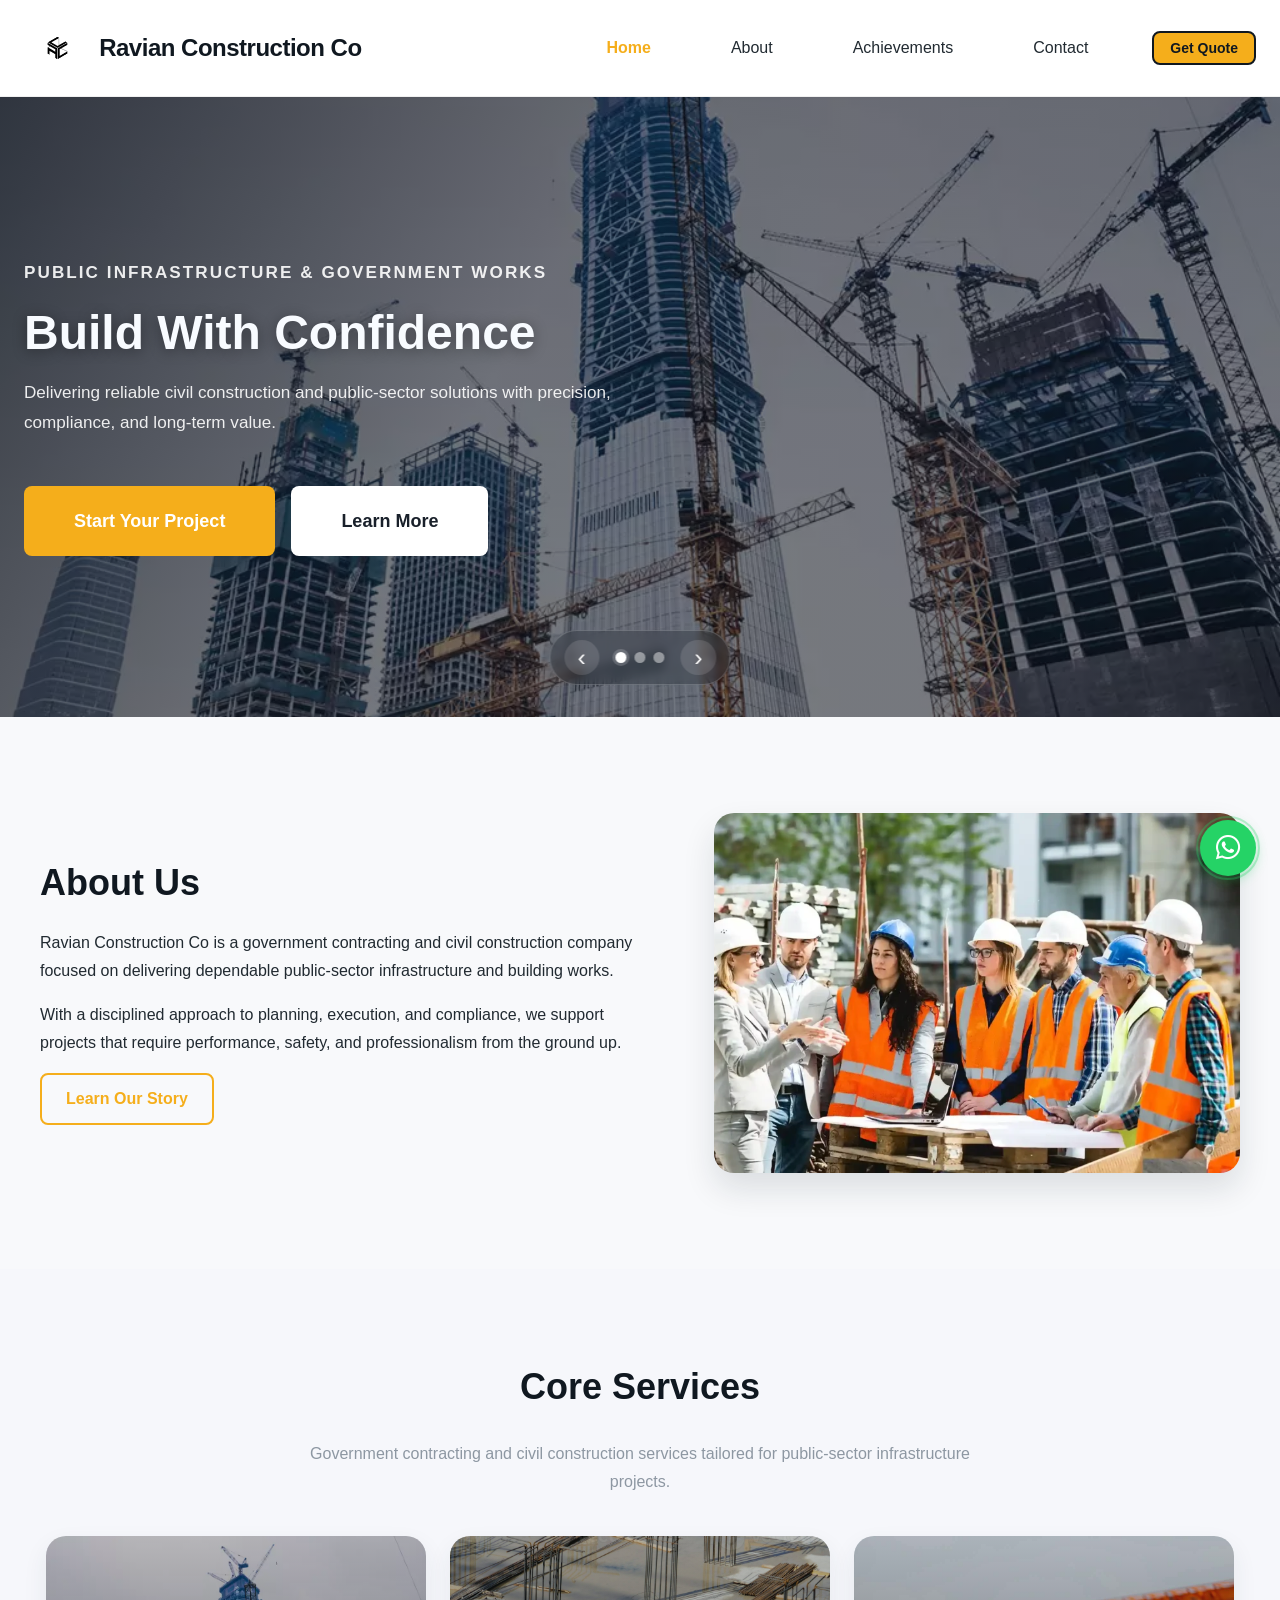
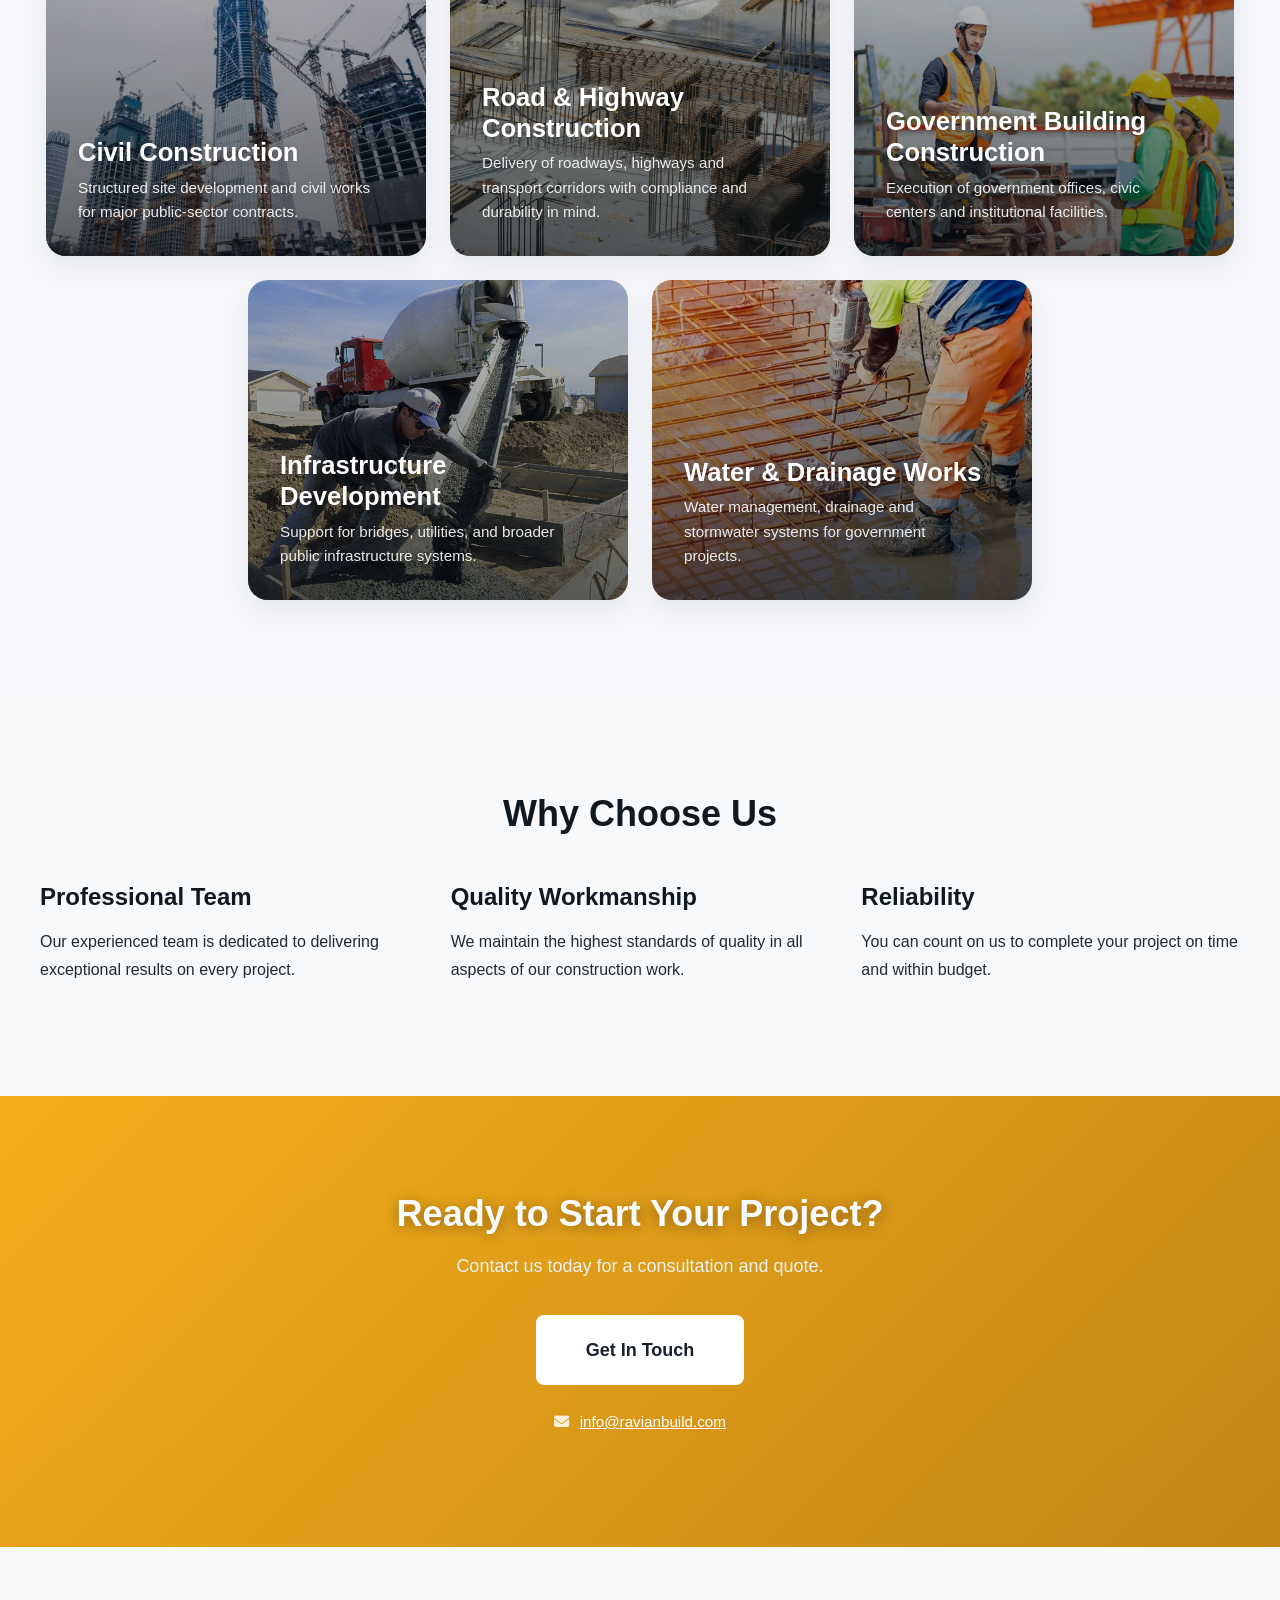
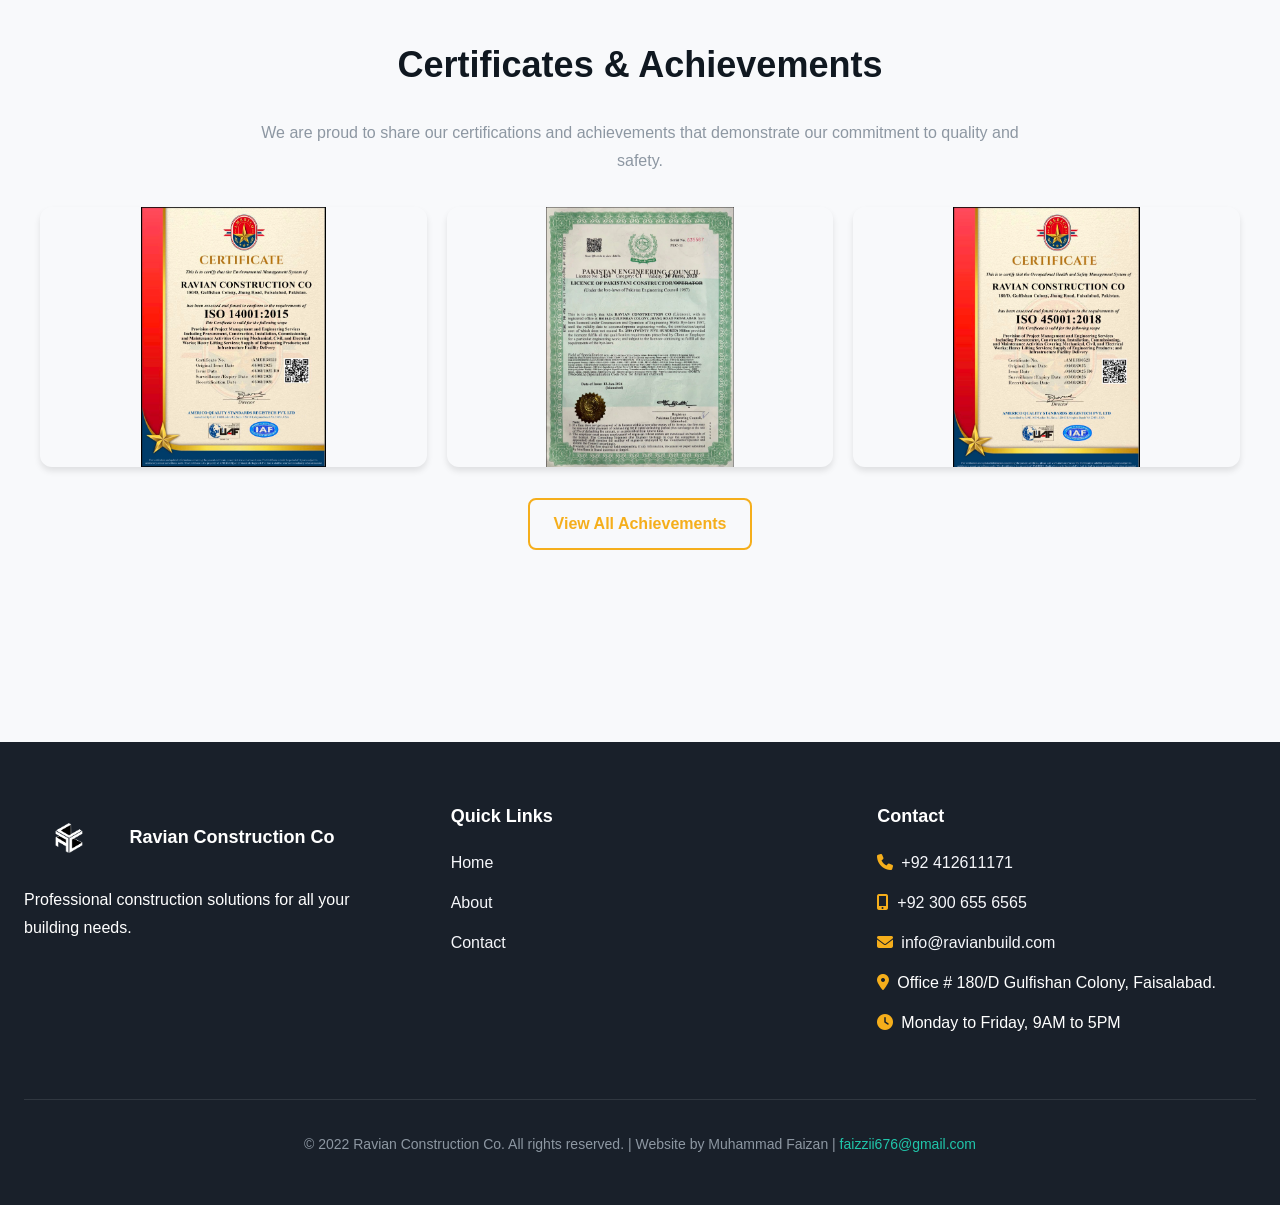
<file: index.html>
<!DOCTYPE html>
<html lang="en">
<head>
  <meta charset="UTF-8">
  <meta name="viewport" content="width=device-width, initial-scale=1.0">
  <meta name="description" content="Professional construction company delivering quality building solutions.">
  <meta name="theme-color" content="#101820">
<link rel="shortcut icon" href="assets/favicon/favicon.ico?v=2" type="image/x-icon">
<link rel="icon" type="image/png" sizes="32x32" href="assets/favicon/favicon-32x32.png?v=2">
<link rel="icon" type="image/png" sizes="16x16" href="assets/favicon/favicon-16x16.png?v=2">
<link rel="apple-touch-icon" sizes="180x180" href="assets/favicon/apple-touch-icon.png?v=2">
  <title>Home | Construction Company</title>

  <!-- Stylesheets -->
  <link rel="stylesheet" href="css/variables.css">
  <link rel="stylesheet" href="css/style.css">
  <link rel="stylesheet" href="css/responsive.css">
  <!-- Font Awesome Icons -->
  <link rel="stylesheet" href="https://cdnjs.cloudflare.com/ajax/libs/font-awesome/6.4.0/css/all.min.css">
<base target="_blank">
</head>
<body>

<!-- ========== HEADER & NAVIGATION ========== -->
<header>
  <div class="container">
    <div class="header-content">
      <a href="index.html" class="logo">
        <img src="assets/images/rav1.png" alt="Ravian Construction Co logo" class="logo-img">
        <span class="logo-text">Ravian Construction Co</span>
      </a>

      <button class="nav-toggle" aria-label="Toggle navigation menu">
        ☰
      </button>

      <nav role="navigation" aria-label="Main navigation">
        <ul>
          <li><a href="index.html">Home</a></li>
          <li><a href="pages/about.html">About</a></li>
          <li><a href="pages/achievements.html">Achievements</a></li>
          <li><a href="pages/contact.html">Contact</a></li>
          <li><a href="pages/contact.html" class="btn btn-primary btn-sm nav-cta">Get Quote</a></li>
        </ul>
      </nav>
    </div>
  </div>
</header>

<!-- ========== MAIN CONTENT ========== -->
<main>

  <!-- Hero Section -->
  <section id="hero" class="hero-slider-section" aria-label="Construction company highlights">
    <div class="hero-slider">
      <div class="hero-slide is-active" style="background-image: url('assets/images/building.webp');">
        <div class="hero-overlay"></div>
        <div class="container hero-content">
          <p class="eyebrow">Public Infrastructure & Government Works</p>
          <h1>Build With Confidence</h1>
          <p>
            Delivering reliable civil construction and public-sector solutions with precision, compliance, and long-term value.
          </p>
          <div class="hero-actions">
            <a href="pages/contact.html" class="btn btn-primary btn-lg">Start Your Project</a>
            <a href="#about-intro" class="btn btn-white btn-lg">Learn More</a>
          </div>
        </div>
      </div>

      <div class="hero-slide" style="background-image: url('assets/images/engonsite.jpg');">
        <div class="hero-overlay"></div>
        <div class="container hero-content">
          <p class="eyebrow">Civil Works & Site Development</p>
          <h2>Built for Government Standards</h2>
          <p>
            From site preparation to major public works, we execute construction projects with accountability and quality.
          </p>
          <div class="hero-actions">
            <a href="pages/contact.html" class="btn btn-primary btn-lg">Request a Quote</a>
            <a href="#services" class="btn btn-white btn-lg">View Services</a>
          </div>
        </div>
      </div>

      <div class="hero-slide" style="background-image: url('assets/images/concreate.jpg');">
        <div class="hero-overlay"></div>
        <div class="container hero-content">
          <p class="eyebrow">Roads, Utilities & Infrastructure</p>
          <h2>Strong Foundations. Better Communities.</h2>
          <p>
            Our team delivers resilient infrastructure that supports safe, efficient, and lasting public development.
          </p>
          <div class="hero-actions">
            <a href="pages/contact.html" class="btn btn-primary btn-lg">Get Quote</a>
            <a href="#why-us" class="btn btn-white btn-lg">Why Choose Us</a>
          </div>
        </div>
      </div>
    </div>

    <div class="hero-slider-controls" aria-label="Hero slider controls">
      <button class="slider-arrow prev" type="button" aria-label="Previous slide">‹</button>
      <div class="slider-dots" aria-label="Choose slide">
        <button class="dot is-active" type="button" aria-label="Show slide 1"></button>
        <button class="dot" type="button" aria-label="Show slide 2"></button>
        <button class="dot" type="button" aria-label="Show slide 3"></button>
      </div>
      <button class="slider-arrow next" type="button" aria-label="Next slide">›</button>
    </div>
  </section>

  <!-- About Introduction Section -->
  <section id="about-intro" class="section">
    <div class="container">
      <div class="intro-layout">
        <div class="intro-copy">
          <h2 style="text-align: left; margin-bottom: 1.5rem;">About Us</h2>
          <p>
            Ravian Construction Co is a government contracting and civil construction company focused on delivering dependable public-sector infrastructure and building works.
          </p>
          <p>
            With a disciplined approach to planning, execution, and compliance, we support projects that require performance, safety, and professionalism from the ground up.
          </p>
          <a href="pages/about.html" class="btn btn-secondary">Learn Our Story</a>
        </div>
        <div class="intro-image-wrap">
          <img src="assets/images/engmeet.webp" alt="Construction team meeting on a project site" class="intro-image">
        </div>
      </div>
    </div>
  </section>

  <!-- Services Section -->
  <section id="services" class="section section--alt">
    <div class="container">
      <h2 style="text-align: center; margin-bottom: 2rem;">Core Services</h2>
      <p style="max-width: 700px; margin: 0 auto 2.5rem auto; text-align: center; color: var(--medium-gray);">
        Government contracting and civil construction services tailored for public-sector infrastructure projects.
      </p>
      <div class="service-grid">
        <article class="service-card service-card--civil">
          <div class="service-card__content">
            <h3>Civil Construction</h3>
            <p>Structured site development and civil works for major public-sector contracts.</p>
          </div>
        </article>
        <article class="service-card service-card--road">
          <div class="service-card__content">
            <h3>Road & Highway Construction</h3>
            <p>Delivery of roadways, highways and transport corridors with compliance and durability in mind.</p>
          </div>
        </article>
        <article class="service-card service-card--government">
          <div class="service-card__content">
            <h3>Government Building Construction</h3>
            <p>Execution of government offices, civic centers and institutional facilities.</p>
          </div>
        </article>
        <article class="service-card service-card--infrastructure">
          <div class="service-card__content">
            <h3>Infrastructure Development</h3>
            <p>Support for bridges, utilities, and broader public infrastructure systems.</p>
          </div>
        </article>
        <article class="service-card service-card--water">
          <div class="service-card__content">
            <h3>Water & Drainage Works</h3>
            <p>Water management, drainage and stormwater systems for government projects.</p>
          </div>
        </article>
      </div>
    </div>
  </section>

  <!-- Why Choose Us Section -->
  <section id="why-us" class="section">
    <div class="container">
      <h2 style="text-align: center; margin-bottom: 3rem;">Why Choose Us</h2>
      <div class="row">
        <div class="col">
          <h4>Professional Team</h4>
          <p>Our experienced team is dedicated to delivering exceptional results on every project.</p>
        </div>
        <div class="col">
          <h4>Quality Workmanship</h4>
          <p>We maintain the highest standards of quality in all aspects of our construction work.</p>
        </div>
        <div class="col">
          <h4>Reliability</h4>
          <p>You can count on us to complete your project on time and within budget.</p>
        </div>
      </div>
    </div>
  </section>

  <!-- Call to Action Section -->
  <section class="section section-cta">
    <div class="container">
      <h2>Ready to Start Your Project?</h2>
      <p style="font-size: 1.125rem; margin-bottom: 2rem; color: #ecf0f1;">
        Contact us today for a consultation and quote.
      </p>
      <a href="pages/contact.html" class="btn btn-white btn-lg">Get In Touch</a>
      <p style="margin-top: 1.5rem; font-size: 0.95rem; color: rgba(255,255,255,0.85);">
        <i class="fas fa-envelope" style="margin-right: 0.4rem;"></i>
        <a href="mailto:info@ravianbuild.com" style="color: #fff; text-decoration: underline;">info@ravianbuild.com</a>
      </p>
    </div>
  </section>

  <!-- Certificates / Achievements Section -->
  <section id="certificates" class="section certificates-section">
    <div class="container">
      <h2 style="text-align: center; margin-bottom: 2rem;">Certificates & Achievements</h2>
      <p style="text-align: center; color: var(--medium-gray); max-width: 800px; margin: 0 auto 2rem;">
        We are proud to share our certifications and achievements that demonstrate our commitment to quality and safety.
      </p>

      <div class="cert-grid">
        <div class="cert-item">
          <img src="assets/images/cer2015.jpeg" alt="Certificate 2015" class="cert-img cert-left">
        </div>
        <div class="cert-item">
          <img src="assets/images/cer.jpeg" alt="Certificate" class="cert-img cert-center">
        </div>
        <div class="cert-item">
          <img src="assets/images/cer2018.jpeg" alt="Certificate 2018" class="cert-img cert-right">
        </div>
      </div>

      <div style="text-align:center; margin-top:1.5rem;">
        <a href="pages/achievements.html" class="btn btn-secondary">View All Achievements</a>
      </div>
    </div>
  </section>

</main>

<!-- ========== FOOTER ========== -->
<footer>
  <div class="container">
    <div class="footer-content">
      <div class="footer-section">
        <div class="footer-brand">
          <img src="assets/images/rav2.png" alt="Ravian Construction Co logo" class="footer-logo">
          <h3>Ravian Construction Co</h3>
        </div>
        <p>Professional construction solutions for all your building needs.</p>
      </div>
      <div class="footer-section">
        <h3>Quick Links</h3>
        <ul>
          <li><a href="index.html">Home</a></li>
          <li><a href="pages/about.html">About</a></li>
          <li><a href="pages/contact.html">Contact</a></li>
        </ul>
      </div>
      <div class="footer-section">
        <h3>Contact</h3>
        <ul>
          <li><i class="fas fa-phone" style="color: var(--secondary-color); margin-right: 0.5rem;"></i><a href="tel:+92412611171">+92 412611171</a></li>
          <li><i class="fas fa-mobile-alt" style="color: var(--secondary-color); margin-right: 0.5rem;"></i><a href="tel:+923006556565">+92 300 655 6565</a></li>
          <li><i class="fas fa-envelope" style="color: var(--secondary-color); margin-right: 0.5rem;"></i><a href="mailto:info@ravianbuild.com">info@ravianbuild.com</a></li>
          <li><i class="fas fa-map-marker-alt" style="color: var(--secondary-color); margin-right: 0.5rem;"></i>Office # 180/D Gulfishan Colony, Faisalabad.</li>
          <li><i class="fas fa-clock" style="color: var(--secondary-color); margin-right: 0.5rem;"></i>Monday to Friday, 9AM to 5PM</li>
        </ul>
      </div>
    </div>
    <div class="footer-bottom">
      <p>&copy; 2022 Ravian Construction Co. All rights reserved. | Website by Muhammad Faizan | <a href="mailto:faizzii676@gmail.com">faizzii676@gmail.com</a></p>
    </div>
  </div>
</footer>

<!-- ========== SCRIPTS ========== -->
<script src="js/main.js"></script>


<!-- ========== WHATSAPP FLOATING BUTTON ========== -->
<a href="https://wa.me/923006556565" target="_blank" rel="noopener noreferrer" class="whatsapp-float" aria-label="Chat on WhatsApp">
  <i class="fab fa-whatsapp"></i>
</a>


</body>
</html>
</file>
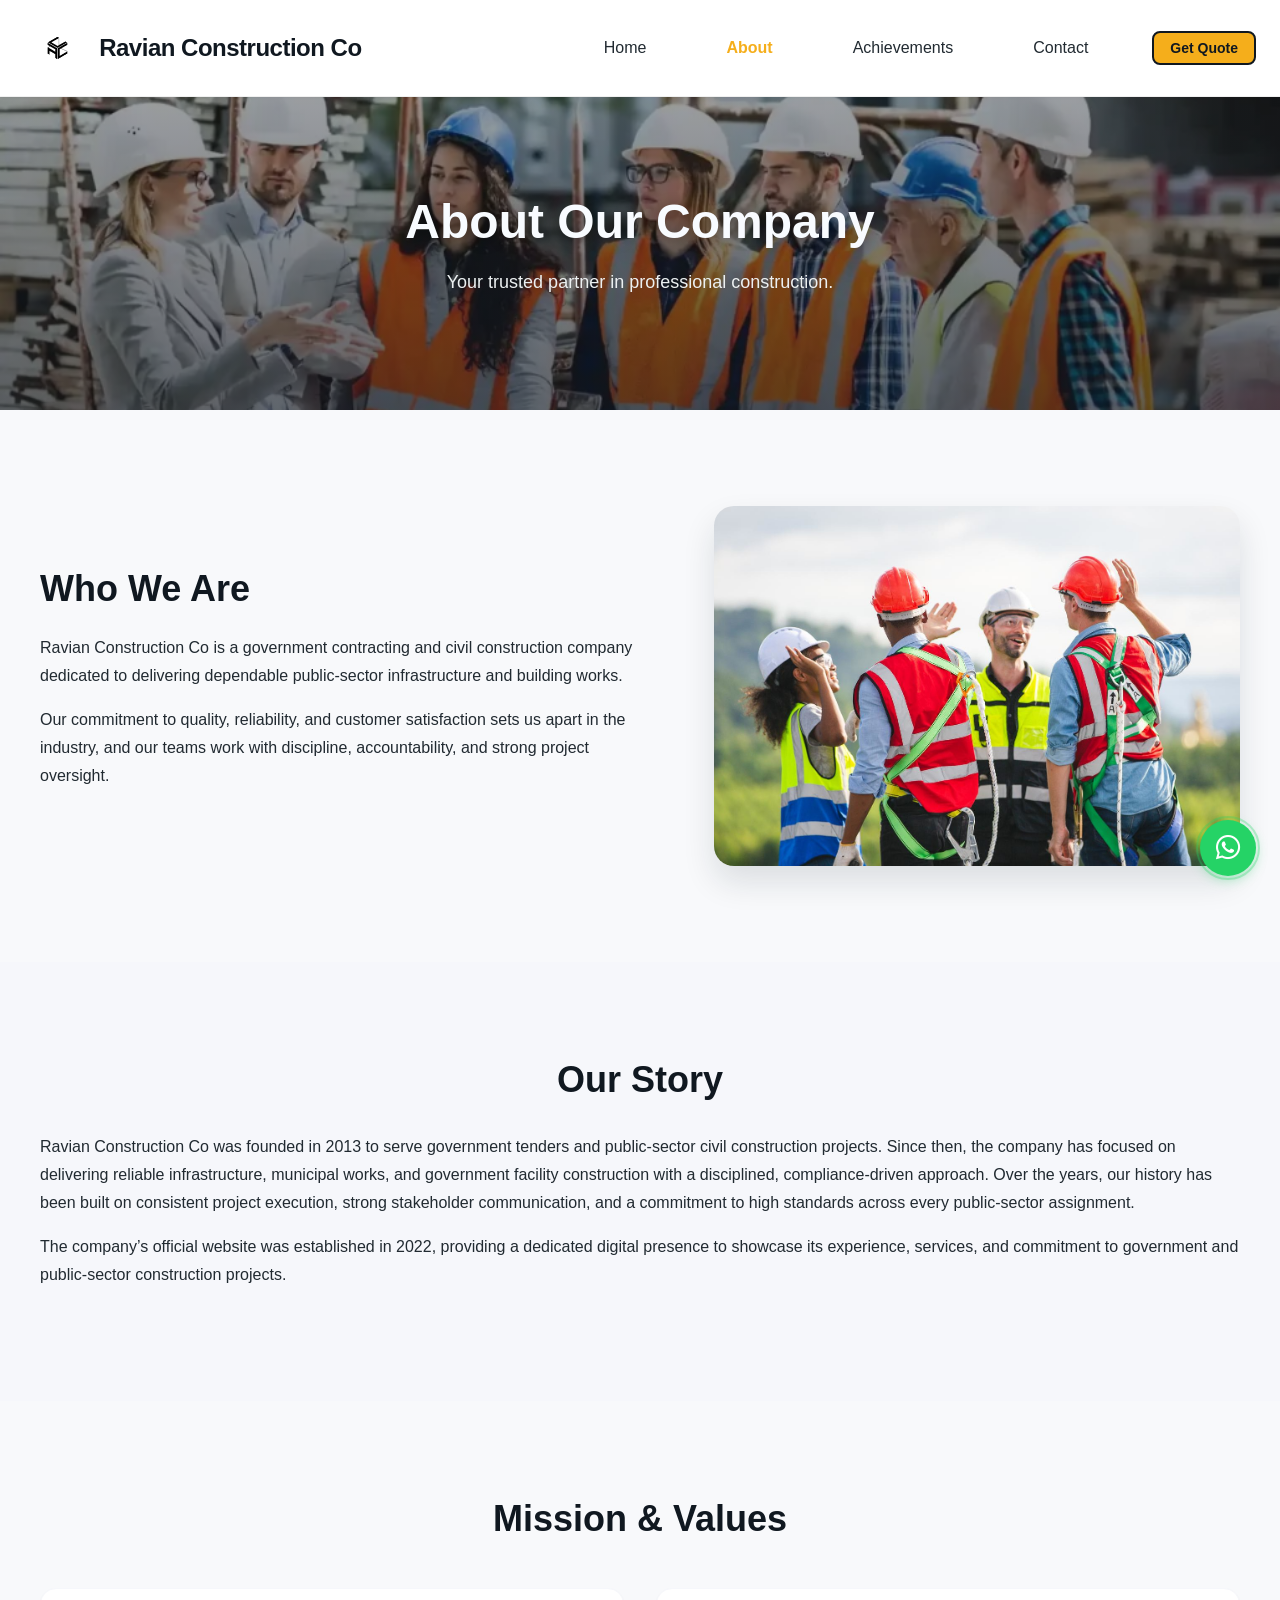
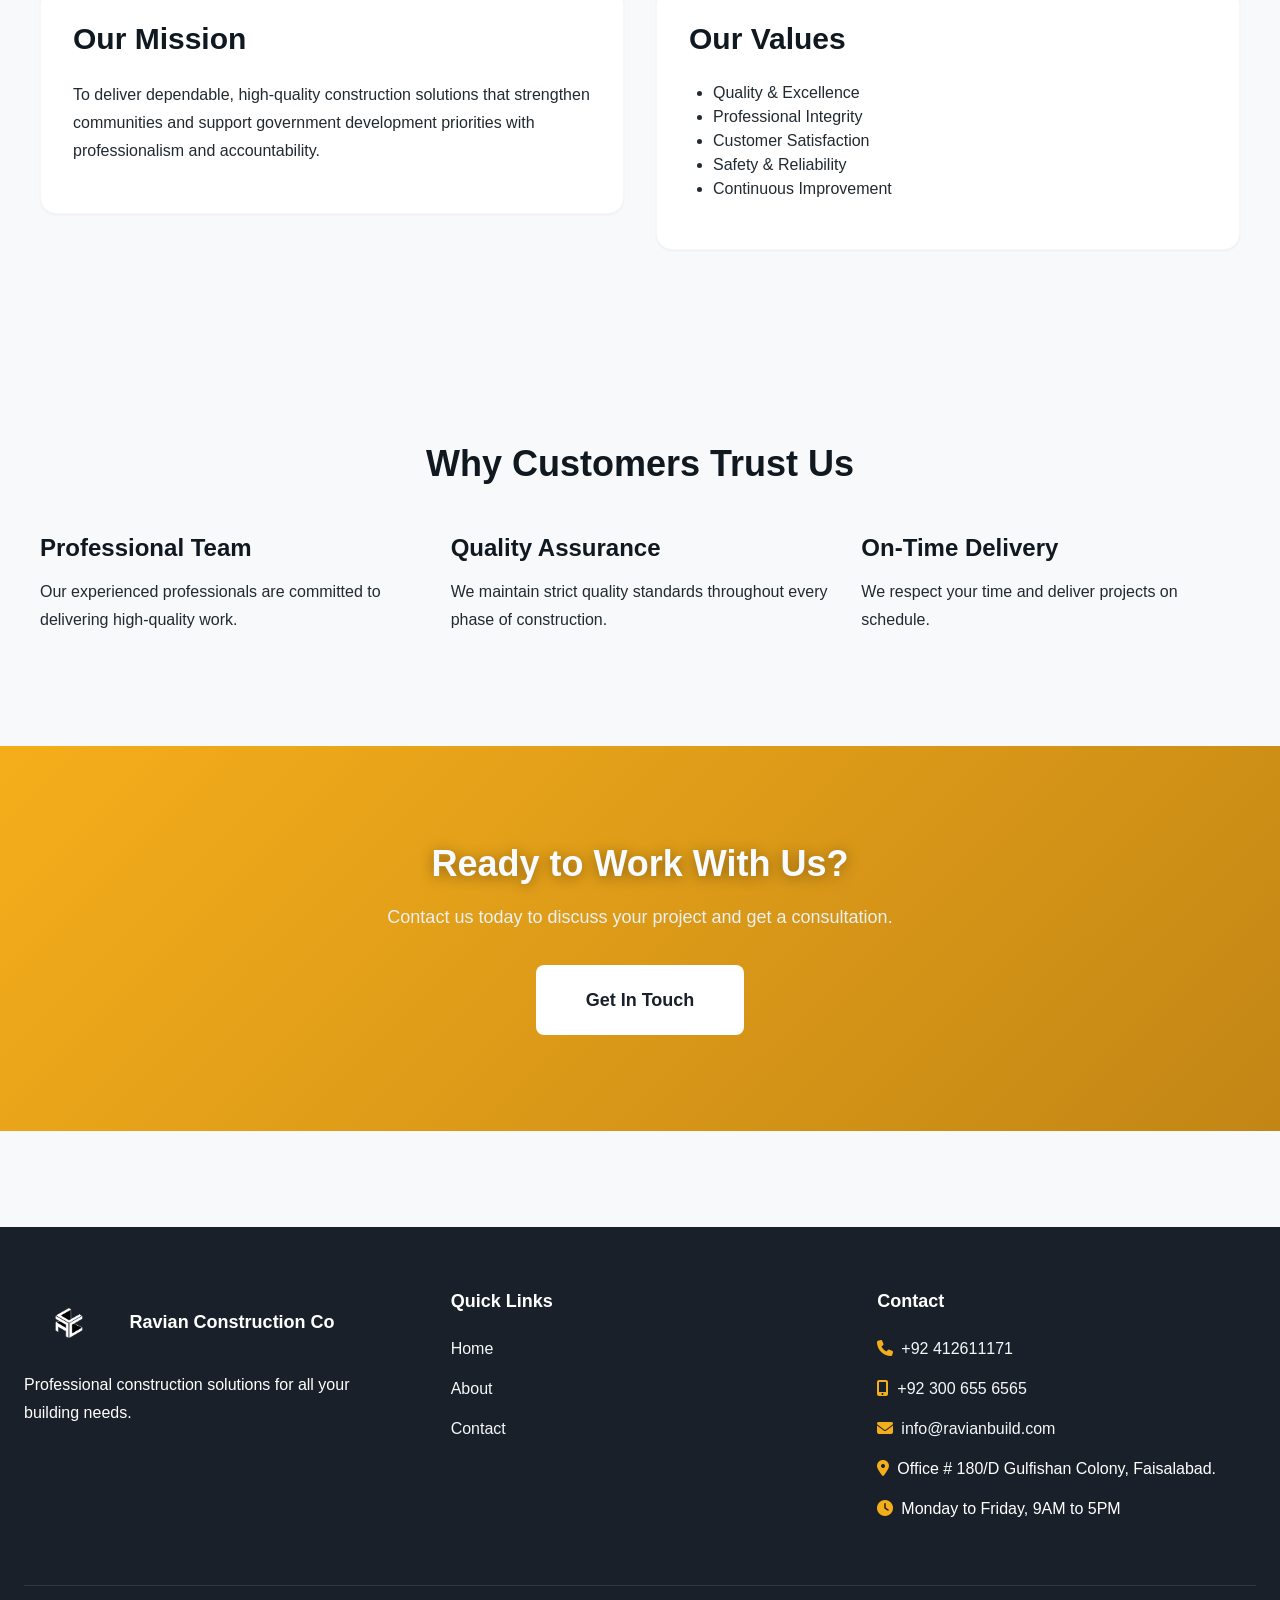
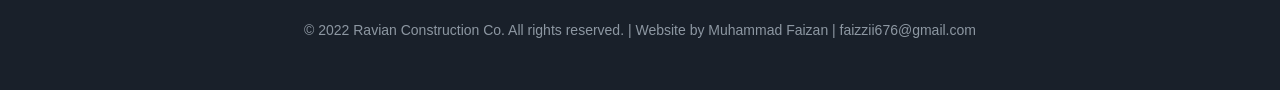
<file: pages/about.html>
<!DOCTYPE html>
<html lang="en">
<head>
  <meta charset="UTF-8">
  <meta name="viewport" content="width=device-width, initial-scale=1.0">
  <meta name="description" content="Learn about our construction company, our values, experience, and why we're the right choice for your project.">
  <meta name="theme-color" content="#101820">
  
  <title>About | Construction Company</title>

  <!-- Stylesheets -->
  <link rel="stylesheet" href="../css/variables.css">
  <link rel="stylesheet" href="../css/style.css">
  <link rel="stylesheet" href="../css/responsive.css">
  <!-- Font Awesome Icons -->
  <link rel="stylesheet" href="https://cdnjs.cloudflare.com/ajax/libs/font-awesome/6.4.0/css/all.min.css">
<link rel="icon" type="image/png" sizes="32x32" href="assets/favicon/favicon-32x32.png">
<link rel="icon" type="image/png" sizes="16x16" href="assets/favicon/favicon-16x16.png">
<link rel="apple-touch-icon" sizes="180x180" href="assets/favicon/apple-touch-icon.png">
</head>
<body>



<!-- ========== HEADER & NAVIGATION ========== -->
<header>
  <div class="container">
    <div class="header-content">
      <a href="../index.html" class="logo">
        <img src="../assets/images/rav1.png" alt="Ravian Construction Co logo" class="logo-img">
        <span class="logo-text">Ravian Construction Co</span>
      </a>
      
      <button class="nav-toggle" aria-label="Toggle navigation menu">
        ☰
      </button>

      <nav role="navigation" aria-label="Main navigation">
        <ul>
          <li><a href="../index.html">Home</a></li>
          <li><a href="about.html">About</a></li>
          <li><a href="achievements.html">Achievements</a></li>
          <li><a href="contact.html">Contact</a></li>
          <li><a href="contact.html" class="btn btn-primary btn-sm nav-cta">Get Quote</a></li>
        </ul>
      </nav>
    </div>
  </div>
</header>

<!-- ========== MAIN CONTENT ========== -->
<main>

  <!-- Page Header -->
  <section class="section page-hero page-hero--about">
    <div class="container">
      <h1>About Our Company</h1>
      <p style="font-size: 1.125rem; color: #ecf0f1;">
        Your trusted partner in professional construction.
      </p>
    </div>
  </section>

  <!-- Company Introduction -->
  <section class="section">
    <div class="container">
      <div class="intro-layout">
        <div class="intro-copy">
          <h2 style="text-align: left; margin-bottom: 1.5rem;">Who We Are</h2>
          <p>
            Ravian Construction Co is a government contracting and civil construction company dedicated to delivering dependable public-sector infrastructure and building works.
          </p>
          <p>
            Our commitment to quality, reliability, and customer satisfaction sets us apart in the industry, and our teams work with discipline, accountability, and strong project oversight.
          </p>
        </div>
        <div class="intro-image-wrap">
          <img src="../assets/images/team.jpg" alt="Ravian Construction Co project team and engineers on site" class="intro-image">
        </div>
      </div>
    </div>
  </section>

  <!-- Company Story -->
  <section class="section section--alt">
    <div class="container">
      <h2 style="text-align: center; margin-bottom: 2rem;">Our Story</h2>
      <div class="row">
        <div class="col">
          <p>
           Ravian Construction Co was founded in 2013 to serve government tenders and public-sector civil construction projects. Since then, the company has focused on delivering reliable infrastructure, municipal works, and government facility construction with a disciplined, compliance-driven approach.

Over the years, our history has been built on consistent project execution, strong stakeholder communication, and a commitment to high standards across every public-sector assignment.</p>
          <p>
           The company’s official website was established in 2022, providing a dedicated digital presence to showcase its experience, services, and commitment to government and public-sector construction projects.</p>
        </div>
      </div>
    </div>
  </section>

  <!-- Mission & Values -->
  <section class="section">
    <div class="container">
      <h2 style="text-align: center; margin-bottom: 3rem;">Mission & Values</h2>
      <div class="row">
        <div class="col">
          <div class="card">
            <div class="card-header">
              <h3>Our Mission</h3>
            </div>
            <div class="card-body">
              <p>
                To deliver dependable, high-quality construction solutions that strengthen communities and support government development priorities with professionalism and accountability.
              </p>
            </div>
          </div>
        </div>
        <div class="col">
          <div class="card">
            <div class="card-header">
              <h3>Our Values</h3>
            </div>
            <div class="card-body">
              <ul style="padding-left: 1.5rem;">
                <li>Quality & Excellence</li>
                <li>Professional Integrity</li>
                <li>Customer Satisfaction</li>
                <li>Safety & Reliability</li>
                <li>Continuous Improvement</li>
              </ul>
            </div>
          </div>
        </div>
      </div>
    </div>
  </section>

  <!-- Experience & Expertise section removed as requested -->

  <!-- Why Trust Us -->
  <section class="section">
    <div class="container">
      <h2 style="text-align: center; margin-bottom: 3rem;">Why Customers Trust Us</h2>
      <div class="row">
        <div class="col">
          <h4>Professional Team</h4>
          <p>Our experienced professionals are committed to delivering high-quality work.</p>
        </div>
        <div class="col">
          <h4>Quality Assurance</h4>
          <p>We maintain strict quality standards throughout every phase of construction.</p>
        </div>
        <div class="col">
          <h4>On-Time Delivery</h4>
          <p>We respect your time and deliver projects on schedule.</p>
        </div>
      </div>
    </div>
  </section>

  <!-- Call to Action -->
  <section class="section section-cta">
    <div class="container">
      <h2>Ready to Work With Us?</h2>
      <p style="font-size: 1.125rem; margin-bottom: 2rem; color: #ecf0f1;">
        Contact us today to discuss your project and get a consultation.
      </p>
      <a href="contact.html" class="btn btn-white btn-lg">Get In Touch</a>
    </div>
  </section>

</main>

<!-- ========== FOOTER ========== -->
<footer>
  <div class="container">
    <div class="footer-content">
      <div class="footer-section">
        <div class="footer-brand">
          <img src="../assets/images/rav2.png" alt="Ravian Construction Co logo" class="footer-logo">
          <h3>Ravian Construction Co</h3>
        </div>
        <p>Professional construction solutions for all your building needs.</p>
      </div>
      <div class="footer-section">
        <h3>Quick Links</h3>
        <ul>
          <li><a href="../index.html">Home</a></li>
          <li><a href="about.html">About</a></li>
          <li><a href="contact.html">Contact</a></li>
        </ul>
      </div>
      <div class="footer-section">
        <h3>Contact</h3>
        <ul>
          <li><i class="fas fa-phone" style="color: var(--secondary-color); margin-right: 0.5rem;"></i><a href="tel:+92412611171">+92 412611171</a></li>
          <li><i class="fas fa-mobile-alt" style="color: var(--secondary-color); margin-right: 0.5rem;"></i><a href="tel:+923006556565">+92 300 655 6565</a></li>
          <li><i class="fas fa-envelope" style="color: var(--secondary-color); margin-right: 0.5rem;"></i><a href="mailto:info@ravianbuild.com">info@ravianbuild.com</a></li>
          <li><i class="fas fa-map-marker-alt" style="color: var(--secondary-color); margin-right: 0.5rem;"></i>Office # 180/D Gulfishan Colony, Faisalabad.</li>
          <li><i class="fas fa-clock" style="color: var(--secondary-color); margin-right: 0.5rem;"></i>Monday to Friday, 9AM to 5PM</li>
        </ul>
      </div>
    </div>
    <div class="footer-bottom">
      <p>&copy; 2022 Ravian Construction Co. All rights reserved. | Website by Muhammad Faizan | faizzii676@gmail.com</p>
    </div>
  </div>
</footer>

<!-- ========== SCRIPTS ========== -->
<script src="../js/main.js"></script>


<!-- ========== WHATSAPP BUTTON ========== -->

  <a href="https://wa.me/923006556565" target="_blank" rel="noopener noreferrer" class="whatsapp-float" aria-label="Chat on WhatsApp">
  <i class="fab fa-whatsapp"></i>
</a>

</body>
</html>
</file>
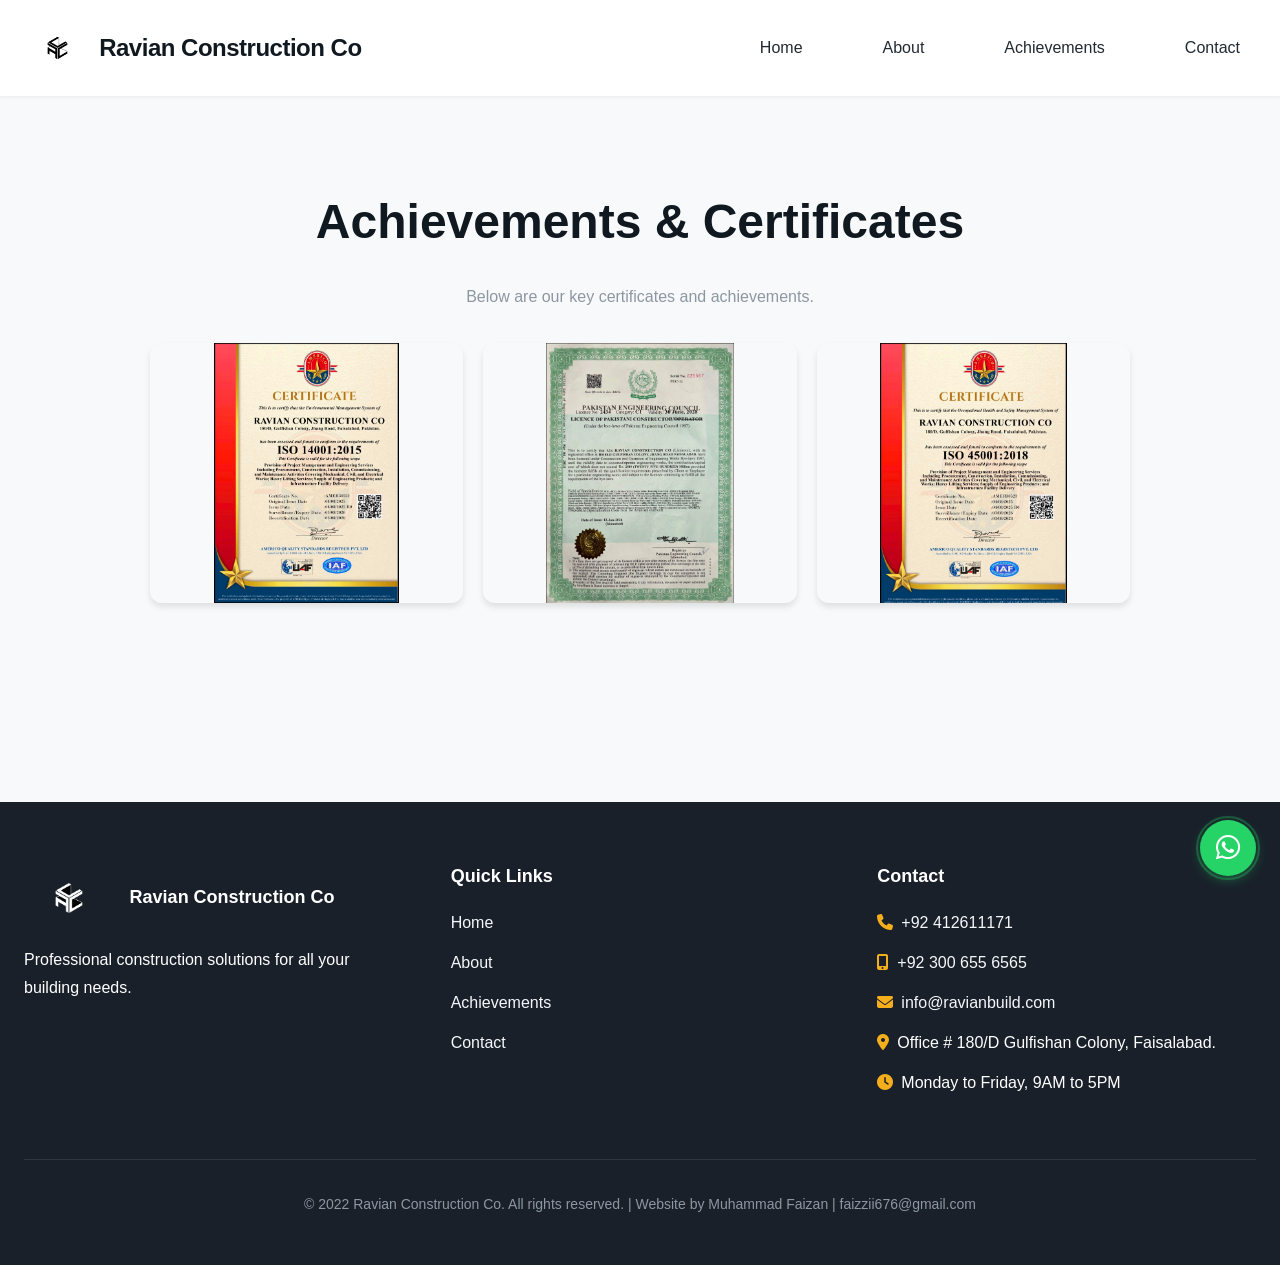
<file: pages/achievements.html>
<!DOCTYPE html>
<html lang="en">
<head>
  <meta charset="UTF-8">
  <meta name="viewport" content="width=device-width, initial-scale=1.0">
  <meta name="description" content="Our certificates and achievements.">
  <meta name="theme-color" content="#101820">
  <title>Achievements | Ravian Construction Co</title>
  <link rel="stylesheet" href="../css/variables.css">
  <link rel="stylesheet" href="../css/style.css">
  <link rel="stylesheet" href="../css/responsive.css">
  <!-- Font Awesome Icons -->
  <link rel="stylesheet" href="https://cdnjs.cloudflare.com/ajax/libs/font-awesome/6.4.0/css/all.min.css">
<link rel="icon" type="image/png" sizes="32x32" href="assets/favicon/favicon-32x32.png">
<link rel="icon" type="image/png" sizes="16x16" href="assets/favicon/favicon-16x16.png">
<link rel="apple-touch-icon" sizes="180x180" href="assets/favicon/apple-touch-icon.png">
</head>
<body>

<header>
  <div class="container">
    <div class="header-content">
      <a href="../index.html" class="logo">
        <img src="../assets/images/rav1.png" alt="Ravian Construction Co logo" class="logo-img">
        <span class="logo-text">Ravian Construction Co</span>
      </a>
      <button class="nav-toggle" aria-label="Toggle navigation menu">☰</button>
      <nav role="navigation" aria-label="Main navigation">
        <ul>
          <li><a href="../index.html">Home</a></li>
          <li><a href="about.html">About</a></li>
          <li><a href="achievements.html">Achievements</a></li>
          <li><a href="contact.html">Contact</a></li>
        </ul>
      </nav>
    </div>
  </div>
</header>

<main>
  <section class="section">
    <div class="container">
      <h1 style="text-align:center; margin-bottom:2rem;">Achievements & Certificates</h1>
      <p style="text-align:center; color:var(--medium-gray); max-width:800px; margin:0 auto 2rem;">Below are our key certificates and achievements.</p>

      <div class="cert-grid cert-grid--page">
        <div class="cert-item"><img src="../assets/images/cer2015.jpeg" alt="Certificate 2015" class="cert-img"></div>
        <div class="cert-item"><img src="../assets/images/cer.jpeg" alt="Certificate" class="cert-img"></div>
        <div class="cert-item"><img src="../assets/images/cer2018.jpeg" alt="Certificate 2018" class="cert-img"></div>
      </div>
    </div>
  </section>
</main>

<footer>
  <div class="container">
    <div class="footer-content">
      <div class="footer-section">
        <div class="footer-brand">
          <img src="../assets/images/rav2.png" alt="Ravian Construction Co logo" class="footer-logo">
          <h3>Ravian Construction Co</h3>
        </div>
        <p>Professional construction solutions for all your building needs.</p>
      </div>
      <div class="footer-section">
        <h3>Quick Links</h3>
        <ul>
          <li><a href="../index.html">Home</a></li>
          <li><a href="about.html">About</a></li>
          <li><a href="achievements.html">Achievements</a></li>
          <li><a href="contact.html">Contact</a></li>
        </ul>
      </div>
      <div class="footer-section">
        <h3>Contact</h3>
        <ul>
          <li><i class="fas fa-phone" style="color: var(--secondary-color); margin-right: 0.5rem;"></i><a href="tel:+92412611171">+92 412611171</a></li>
          <li><i class="fas fa-mobile-alt" style="color: var(--secondary-color); margin-right: 0.5rem;"></i><a href="tel:+923006556565">+92 300 655 6565</a></li>
          <li><i class="fas fa-envelope" style="color: var(--secondary-color); margin-right: 0.5rem;"></i><a href="mailto:info@ravianbuild.com">info@ravianbuild.com</a></li>
          <li><i class="fas fa-map-marker-alt" style="color: var(--secondary-color); margin-right: 0.5rem;"></i>Office # 180/D Gulfishan Colony, Faisalabad.</li>
          <li><i class="fas fa-clock" style="color: var(--secondary-color); margin-right: 0.5rem;"></i>Monday to Friday, 9AM to 5PM</li>
        </ul>
      </div>
    </div>
    <div class="footer-bottom">
      <p>&copy; 2022 Ravian Construction Co. All rights reserved. | Website by Muhammad Faizan | faizzii676@gmail.com</p>
    </div>
  </div>
</footer>

<script src="../js/main.js"></script>

<!-- ========== WHATSAPP BUTTON ========== -->

  <a href="https://wa.me/923006556565" target="_blank" rel="noopener noreferrer" class="whatsapp-float" aria-label="Chat on WhatsApp">
  <i class="fab fa-whatsapp"></i>
</a>

</body>
</html>
</file>
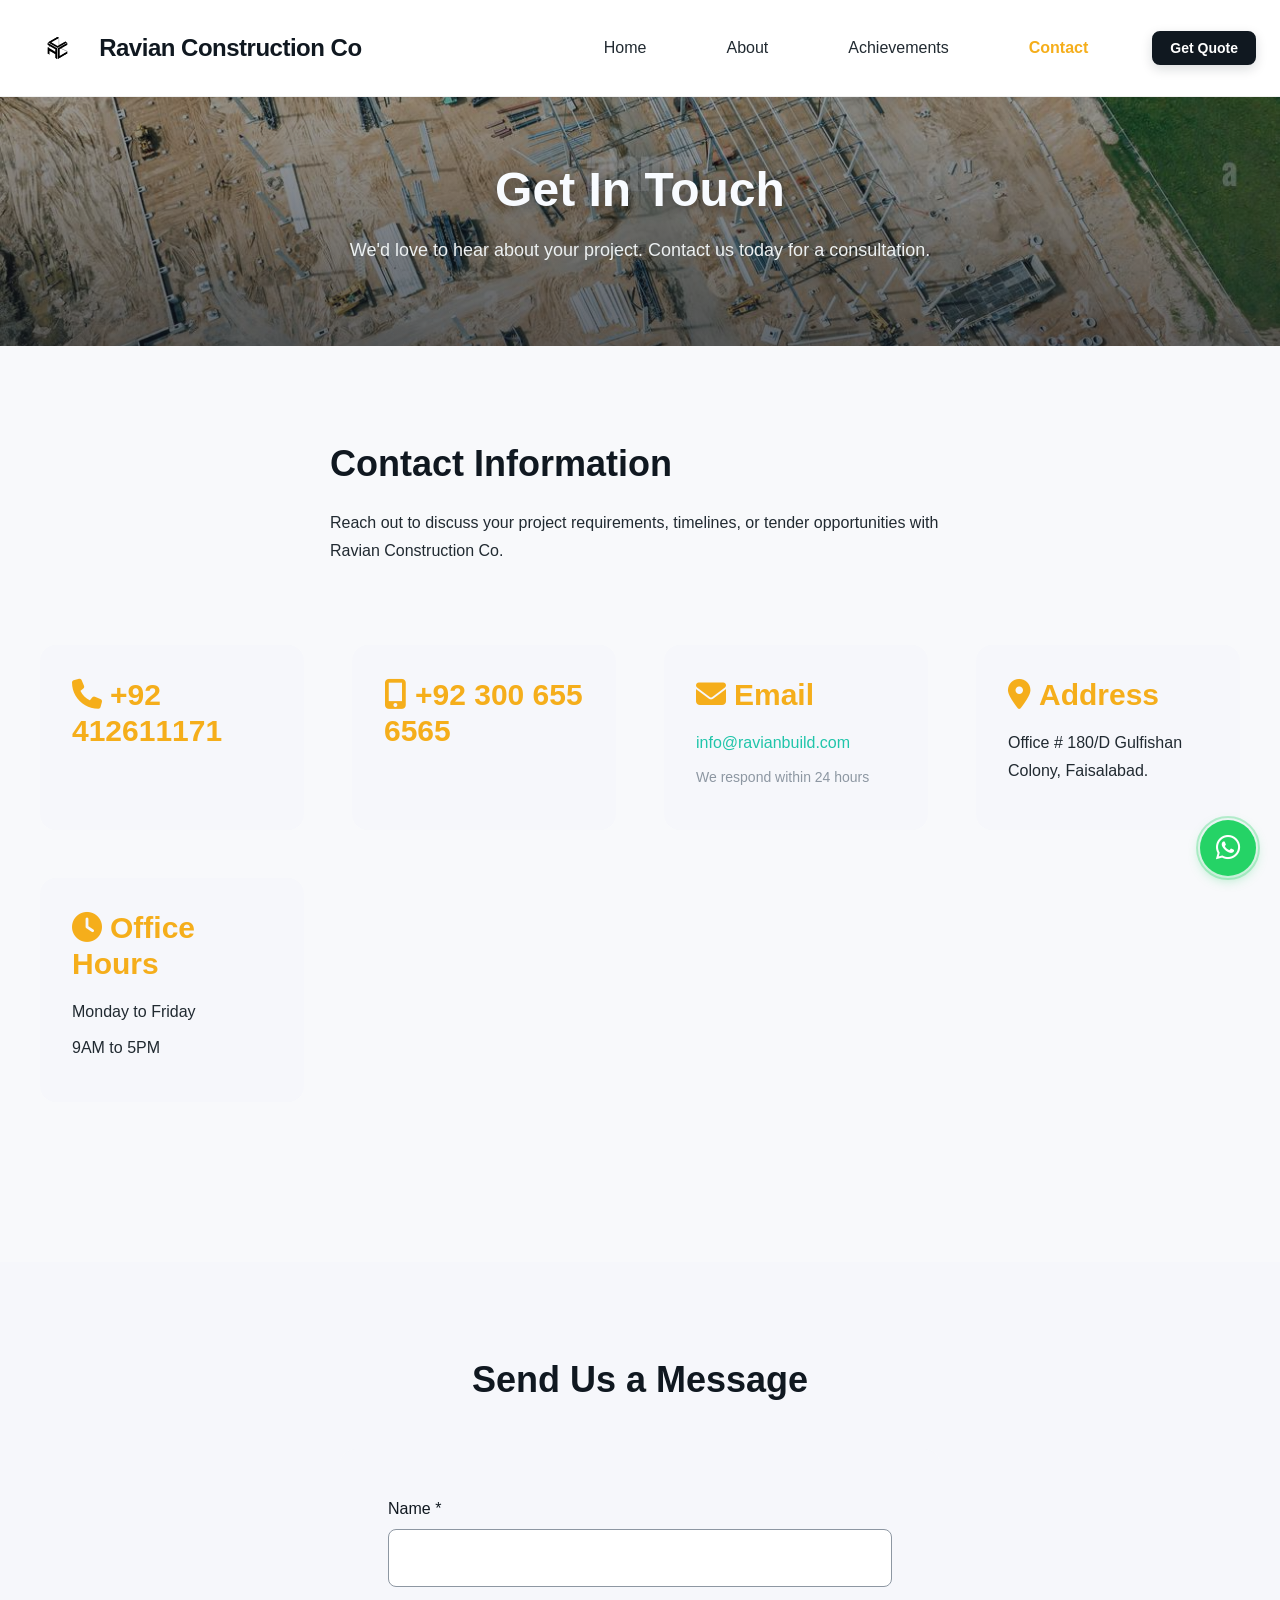
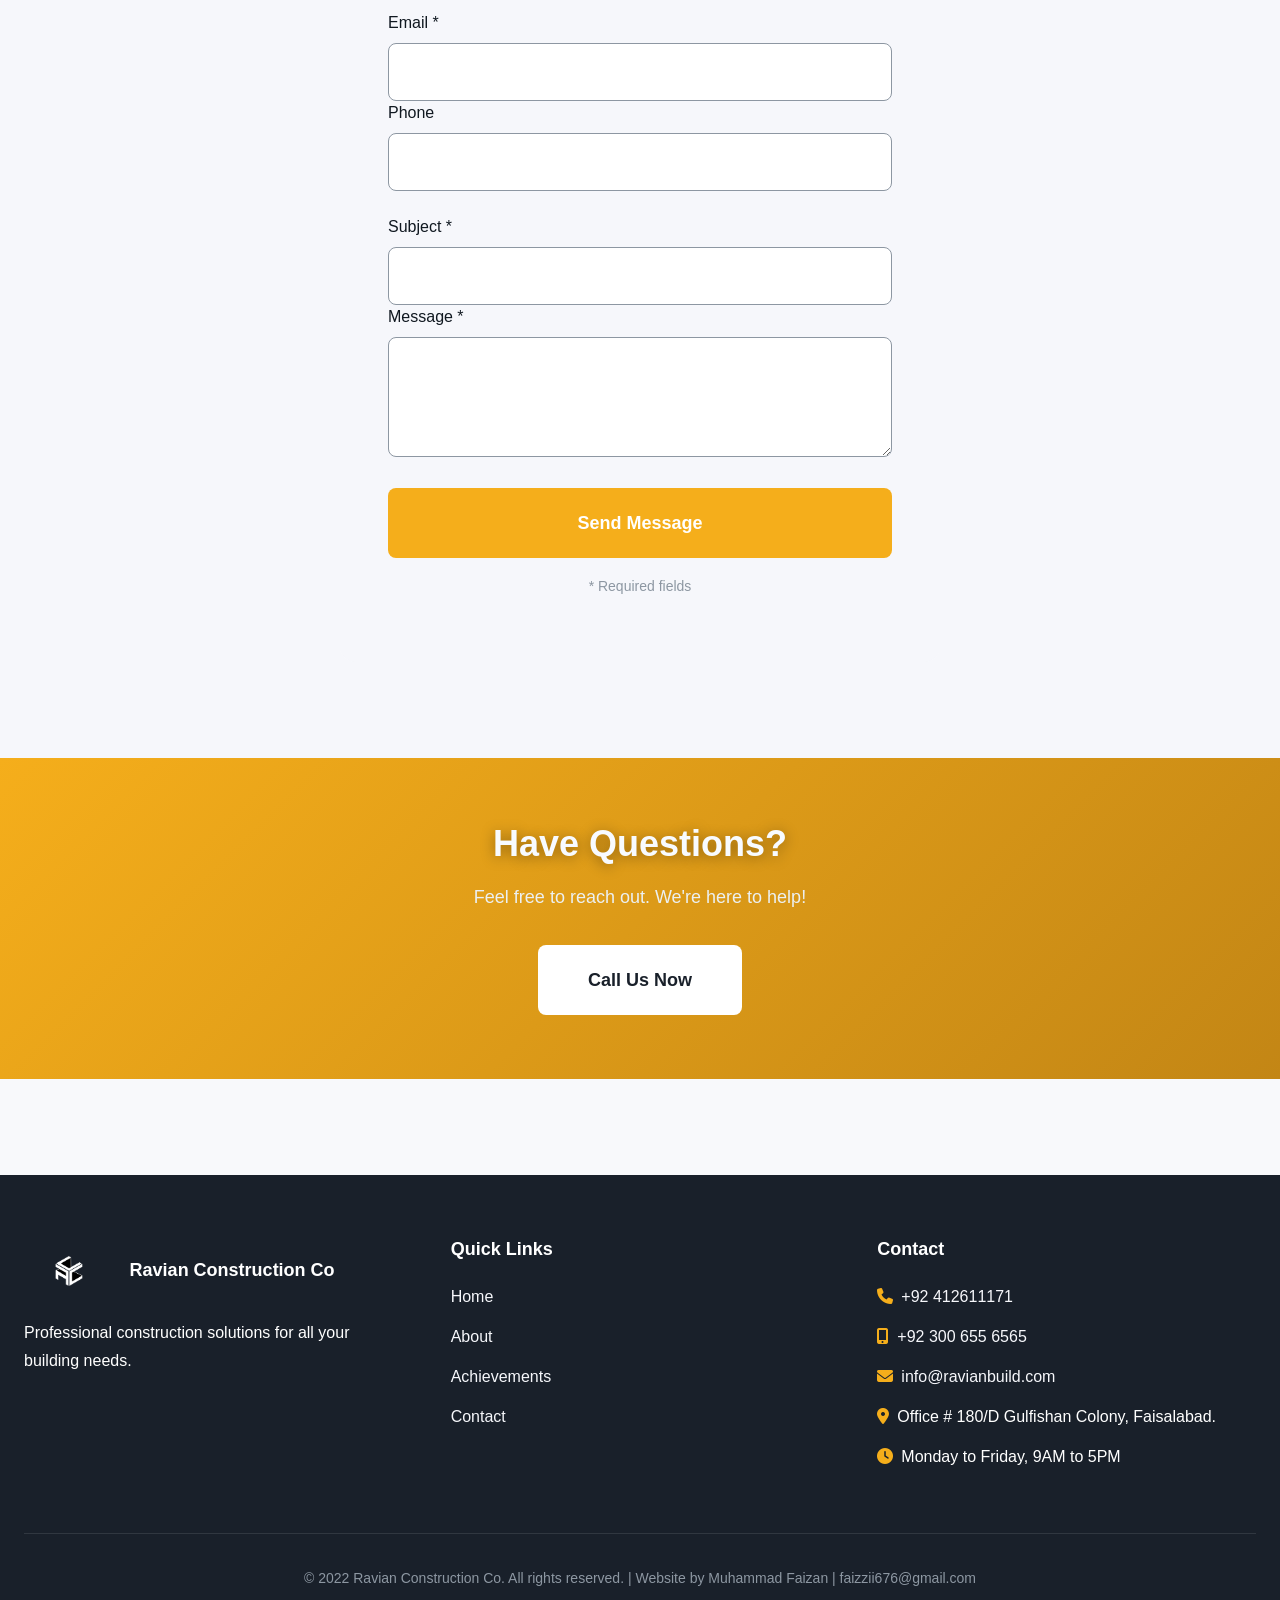
<file: pages/contact.html>
<!DOCTYPE html>
<html lang="en">
<head>
  <meta charset="UTF-8">
  <meta name="viewport" content="width=device-width, initial-scale=1.0">
  <meta name="description" content="Contact our construction company for a consultation, quote, or project inquiry.">
  <meta name="theme-color" content="#101820">
  
  <title>Contact | Construction Company</title>

  <!-- Stylesheets -->
  <link rel="stylesheet" href="../css/variables.css">
  <link rel="stylesheet" href="../css/style.css">
  <link rel="stylesheet" href="../css/responsive.css">
  <!-- Font Awesome Icons -->
  <link rel="stylesheet" href="https://cdnjs.cloudflare.com/ajax/libs/font-awesome/6.4.0/css/all.min.css">
  
  <!-- Contact Page Styles -->
  <style>
    .form-message {
      padding: var(--space-md);
      border-radius: var(--border-radius-md);
      margin-bottom: var(--space-lg);
      text-align: center;
      font-weight: var(--font-weight-medium);
    }

    .form-message--success {
      background-color: #d4edda;
      color: #155724;
      border: 1px solid #c3e6cb;
    }

    .form-message--error {
      background-color: #f8d7da;
      color: #721c24;
      border: 1px solid #f5c6cb;
    }

    input.error,
    textarea.error {
      border-color: var(--error-color) !important;
      background-color: #ffe6e6;
    }

    .contact-grid {
      display: grid;
      grid-template-columns: repeat(auto-fit, minmax(250px, 1fr));
      gap: var(--space-2xl);
      margin-bottom: var(--space-3xl);
    }

    .contact-item {
      background-color: var(--light-gray);
      padding: var(--space-xl);
      border-radius: var(--border-radius-lg);
    }

    .contact-item h3 {
      color: var(--secondary-color);
      margin-bottom: var(--space-md);
    }

    .contact-item p {
      margin-bottom: var(--space-sm);
    }

    .contact-item a {
      color: var(--accent-color);
      font-weight: var(--font-weight-medium);
    }

    .form-container {
      max-width: 600px;
      margin: 0 auto;
      background-color: var(--light-gray);
      padding: var(--space-2xl);
      border-radius: var(--border-radius-lg);
    }

    .form-row {
      display: grid;
      grid-template-columns: repeat(auto-fit, minmax(250px, 1fr));
      gap: var(--space-lg);
    }

    .form-row .form-group {
      margin-bottom: 0;
    }

    .page-hero {
      color: var(--white);
      padding: 4rem 1rem;
      text-align: center;
    }

    .contact-overview {
      display: flex;
      flex-direction: column;
      gap: var(--space-lg);
      margin-bottom: var(--space-3xl);
    }

    .contact-copy {
      text-align: left;
    }

    .contact-image-wrap {
      text-align: center;
    }

    .contact-image {
      max-width: 100%;
      height: auto;
      border-radius: var(--border-radius-lg);
    }

    .section-cta {
      background: linear-gradient(135deg, var(--secondary-color) 0%, #c38615 100%);
      color: var(--white);
      text-align: center;
      padding: 4rem 1rem;
    }
  </style>
  <link rel="icon" type="image/png" sizes="32x32" href="assets/favicon/favicon-32x32.png">
<link rel="icon" type="image/png" sizes="16x16" href="assets/favicon/favicon-16x16.png">
<link rel="apple-touch-icon" sizes="180x180" href="assets/favicon/apple-touch-icon.png">
</head>
<body>

<!-- ========== HEADER & NAVIGATION ========== -->
<header>
  <div class="container">
    <div class="header-content">
      <a href="../index.html" class="logo">
        <img src="../assets/images/rav1.png" alt="Ravian Construction Co logo" class="logo-img">
        <span class="logo-text">Ravian Construction Co</span>
      </a>
      
      <button class="nav-toggle" aria-label="Toggle navigation menu">
        ☰
      </button>

      <nav role="navigation" aria-label="Main navigation">
        <ul>
          <li><a href="../index.html">Home</a></li>
          <li><a href="about.html">About</a></li>
          <li><a href="achievements.html">Achievements</a></li>
          <li><a href="contact.html">Contact</a></li>
          <li><a href="contact.html" class="btn btn-primary btn-sm nav-cta">Get Quote</a></li>
        </ul>
      </nav>
    </div>
  </div>
</header>

<!-- ========== MAIN CONTENT ========== -->
<main>

  <!-- Page Header -->
  <section class="section page-hero page-hero--contact">
    <div class="container">
      <h1>Get In Touch</h1>
      <p style="font-size: 1.125rem; color: #ecf0f1;">
        We'd love to hear about your project. Contact us today for a consultation.
      </p>
    </div>
  </section>

  <!-- Contact Information -->
  <section class="section">
    <div class="container">
      <div class="contact-overview">
        <div class="contact-copy">
          <h2 style="text-align: left; margin-bottom: 1.5rem;">Contact Information</h2>
          <p>
            Reach out to discuss your project requirements, timelines, or tender opportunities with Ravian Construction Co.
          </p>
        </div>
      </div>

      <div class="contact-grid">
        <div class="contact-item">
          <h3><i class="fas fa-phone" style="color: var(--secondary-color); margin-right: 0.5rem;"></i>+92 412611171</h3>
        </div>
        
        <div class="contact-item">
          <h3><i class="fas fa-mobile-alt" style="color: var(--secondary-color); margin-right: 0.5rem;"></i>+92 300 655 6565</h3>
        </div>
        
        <div class="contact-item">
          <h3><i class="fas fa-envelope" style="color: var(--secondary-color); margin-right: 0.5rem;"></i>Email</h3>
          <p>
            <a href="mailto:info@ravianbuild.com">info@ravianbuild.com</a>
          </p>
          <p style="font-size: var(--font-size-sm); color: var(--medium-gray);">
            We respond within 24 hours
          </p>
        </div>
        
        <div class="contact-item">
          <h3><i class="fas fa-map-marker-alt" style="color: var(--secondary-color); margin-right: 0.5rem;"></i>Address</h3>
          <p>Office # 180/D Gulfishan Colony, Faisalabad.</p>
        </div>
        
        <div class="contact-item">
          <h3><i class="fas fa-clock" style="color: var(--secondary-color); margin-right: 0.5rem;"></i>Office Hours</h3>
          <p>Monday to Friday</p>
          <p>9AM to 5PM</p>
        </div>
      </div>
    </div>
  </section>

  <!-- Contact Form Section -->
  <section class="section section--alt">
    <div class="container">
      <h2 style="text-align: center; margin-bottom: 3rem;">Send Us a Message</h2>
      
      <div class="form-container">
        <form name="contact-form" novalidate>
          <div class="form-row">
            <div class="form-group">
              <label for="name">Name *</label>
              <input type="text" id="name" name="name" required aria-required="true">
            </div>
            <div class="form-group">
              <label for="email">Email *</label>
              <input type="email" id="email" name="email" required aria-required="true">
            </div>
          </div>

          <div class="form-row">
            <div class="form-group">
              <label for="phone">Phone</label>
              <input type="tel" id="phone" name="phone">
            </div>
            <div class="form-group">
              <label for="subject">Subject *</label>
              <input type="text" id="subject" name="subject" required aria-required="true">
            </div>
          </div>

          <div class="form-group">
            <label for="message">Message *</label>
            <textarea id="message" name="message" required aria-required="true"></textarea>
          </div>

          <button type="submit" class="btn btn-primary btn-lg" style="width: 100%;">
            Send Message
          </button>

          <p style="font-size: var(--font-size-sm); color: var(--medium-gray); text-align: center; margin-top: var(--space-md);">
            * Required fields
          </p>
        </form>
      </div>
    </div>
  </section>

  <!-- Call to Action -->
  <section class="section section-cta">
    <div class="container">
      <h2>Have Questions?</h2>
      <p style="font-size: 1.125rem; margin-bottom: 2rem; color: #ecf0f1;">
        Feel free to reach out. We're here to help!
      </p>
      <a href="tel:+1234567890" class="btn btn-white btn-lg">Call Us Now</a>
    </div>
  </section>

</main>

<!-- ========== FOOTER ========== -->
<footer>
  <div class="container">
    <div class="footer-content">
      <div class="footer-section">
        <div class="footer-brand">
          <img src="../assets/images/rav2.png" alt="Ravian Construction Co logo" class="footer-logo">
          <h3>Ravian Construction Co</h3>
        </div>
        <p>Professional construction solutions for all your building needs.</p>
      </div>
      <div class="footer-section">
        <h3>Quick Links</h3>
        <ul>
          <li><a href="../index.html">Home</a></li>
          <li><a href="about.html">About</a></li>
          <li><a href="achievements.html">Achievements</a></li>
          <li><a href="contact.html">Contact</a></li>
        </ul>
      </div>
      <div class="footer-section">
        <h3>Contact</h3>
        <ul>
          <li><i class="fas fa-phone" style="color: var(--secondary-color); margin-right: 0.5rem;"></i><a href="tel:+92412611171">+92 412611171</a></li>
          <li><i class="fas fa-mobile-alt" style="color: var(--secondary-color); margin-right: 0.5rem;"></i><a href="tel:+923006556565">+92 300 655 6565</a></li>
          <li><i class="fas fa-envelope" style="color: var(--secondary-color); margin-right: 0.5rem;"></i><a href="mailto:info@ravianbuild.com">info@ravianbuild.com</a></li>
          <li><i class="fas fa-map-marker-alt" style="color: var(--secondary-color); margin-right: 0.5rem;"></i>Office # 180/D Gulfishan Colony, Faisalabad.</li>
          <li><i class="fas fa-clock" style="color: var(--secondary-color); margin-right: 0.5rem;"></i>Monday to Friday, 9AM to 5PM</li>
        </ul>
      </div>
    </div>
    <div class="footer-bottom">
      <p>&copy; 2022 Ravian Construction Co. All rights reserved. | Website by Muhammad Faizan | faizzii676@gmail.com</p>
    </div>
  </div>
</footer>

<!-- ========== SCRIPTS ========== -->
<script src="../js/main.js"></script>


<!-- ========== WHATSAPP BUTTON ========== -->

  <a href="https://wa.me/923006556565" target="_blank" rel="noopener noreferrer" class="whatsapp-float" aria-label="Chat on WhatsApp">
  <i class="fab fa-whatsapp"></i>
</a>

</body>
</html>
</file>
<file: css/variables.css>
/* ===========================
   CONSTRUCTION COMPANY WEBSITE
   CSS VARIABLES & DESIGN SYSTEM
   =========================== */

:root {
  /* Brand Colors */
  --primary-color: #101820;           /* Rich charcoal - bold foundation */
  --surface-color: #19202a;           /* Dark surface for header/footer */
  --secondary-color: #f5ae1b;         /* Warm amber - energetic accent */
  --accent-color: #20c5aa;            /* Fresh teal - bright highlight */
  --light-gray: #f6f7fb;              /* Light background */
  --medium-gray: #8d97a2;             /* Soft text/borders */
  --dark-gray: #212a31;               /* Main body text */
  --background-color: #f8f9fb;        /* Page background */
  --white: #ffffff;
  --success-color: #23b58c;           /* For positive feedback */
  --warning-color: #f5ae1b;           /* For caution messages */
  --error-color: #ea4b4f;             /* For errors */

  /* Navbar (light theme overrides) */
  --navbar-bg: #ffffff;               /* White navbar background */
  --navbar-text: #212a31;             /* Dark text on navbar */
  --navbar-border: rgba(0, 0, 0, 0.06); /* Subtle bottom border */
  --navbar-hover-bg: rgba(0, 0, 0, 0.04); /* Hover background */

  /* Typography */
  --font-primary: -apple-system, BlinkMacSystemFont, 'Segoe UI', 'Roboto', 'Oxygen',
    'Ubuntu', 'Cantarell', 'Fira Sans', 'Droid Sans', 'Helvetica Neue', sans-serif;
  --font-secondary: 'Georgia', 'Times New Roman', serif;

  --font-size-xs: 0.75rem;            /* 12px */
  --font-size-sm: 0.875rem;           /* 14px */
  --font-size-base: 1rem;             /* 16px */
  --font-size-lg: 1.125rem;           /* 18px */
  --font-size-xl: 1.25rem;            /* 20px */
  --font-size-2xl: 1.5rem;            /* 24px */
  --font-size-3xl: 1.875rem;          /* 30px */
  --font-size-4xl: 2.25rem;           /* 36px */
  --font-size-5xl: 3rem;              /* 48px */

  --font-weight-light: 300;
  --font-weight-normal: 400;
  --font-weight-medium: 500;
  --font-weight-semibold: 600;
  --font-weight-bold: 700;
  --font-weight-extrabold: 800;

  /* Spacing */
  --space-xs: 0.25rem;                /* 4px */
  --space-sm: 0.5rem;                 /* 8px */
  --space-md: 1rem;                   /* 16px */
  --space-lg: 1.5rem;                 /* 24px */
  --space-xl: 2rem;                   /* 32px */
  --space-2xl: 3rem;                  /* 48px */
  --space-3xl: 4rem;                  /* 64px */
  --space-4xl: 6rem;                  /* 96px */

  /* Border Radius */
  --border-radius-sm: 0.25rem;        /* 4px */
  --border-radius-md: 0.5rem;         /* 8px */
  --border-radius-lg: 1rem;           /* 16px */
  --border-radius-xl: 1.5rem;         /* 24px */
  --border-radius-full: 9999px;       /* Pill-shaped */

  /* Shadows */
  --shadow-sm: 0 1px 2px rgba(0, 0, 0, 0.05);
  --shadow-md: 0 4px 6px rgba(0, 0, 0, 0.1);
  --shadow-lg: 0 10px 15px rgba(0, 0, 0, 0.1);
  --shadow-xl: 0 20px 25px rgba(0, 0, 0, 0.1);
  --shadow-2xl: 0 25px 50px rgba(0, 0, 0, 0.15);
  --shadow-none: 0 0 0 transparent;

  /* Transitions */
  --transition-fast: 150ms ease-in-out;
  --transition-base: 300ms ease-in-out;
  --transition-slow: 500ms ease-in-out;

  /* Container Widths */
  --container-max-width: 1280px;
  --container-padding: var(--space-md);

  /* Line Height */
  --line-height-tight: 1.2;
  --line-height-normal: 1.5;
  --line-height-relaxed: 1.75;
  --line-height-loose: 2;

  /* Breakpoints (used in media queries) */
  --breakpoint-xs: 320px;
  --breakpoint-sm: 576px;
  --breakpoint-md: 768px;
  --breakpoint-lg: 992px;
  --breakpoint-xl: 1200px;
  --breakpoint-2xl: 1400px;
}
</file>
<file: css/style.css>
/* ===========================
   CONSTRUCTION COMPANY WEBSITE
   MAIN STYLES & COMPONENTS
   =========================== */

/* ========== RESET & BASE STYLES ========== */

* {
  margin: 0;
  padding: 0;
  box-sizing: border-box;
}

html {
  scroll-behavior: smooth;
  font-size: 16px;
}

body {
  font-family: var(--font-primary);
  font-size: var(--font-size-base);
  line-height: var(--line-height-normal);
  color: var(--dark-gray);
  background-color: var(--background-color);
}

/* ========== TYPOGRAPHY ========== */

h1, h2, h3, h4, h5, h6 {
  line-height: var(--line-height-tight);
  font-weight: var(--font-weight-bold);
  margin-bottom: var(--space-md);
  color: var(--primary-color);
}

h1 {
  font-size: var(--font-size-5xl);
}

h2 {
  font-size: var(--font-size-4xl);
}

h3 {
  font-size: var(--font-size-3xl);
}

h4 {
  font-size: var(--font-size-2xl);
}

h5 {
  font-size: var(--font-size-xl);
}

h6 {
  font-size: var(--font-size-lg);
}

p {
  margin-bottom: var(--space-md);
  line-height: var(--line-height-relaxed);
}

a {
  color: var(--accent-color);
  text-decoration: none;
  transition: color var(--transition-fast);
}

a:hover {
  color: var(--secondary-color);
}

/* ========== LAYOUT ========== */

.container {
  width: 100%;
  max-width: var(--container-max-width);
  margin-left: auto;
  margin-right: auto;
  padding-left: var(--container-padding);
  padding-right: var(--container-padding);
}

.row {
  display: flex;
  flex-wrap: wrap;
  margin-left: calc(var(--space-md) * -1);
  margin-right: calc(var(--space-md) * -1);
}

.col {
  flex: 1;
  min-width: 0;
  padding-left: var(--space-md);
  padding-right: var(--space-md);
}

.section {
  padding: var(--space-3xl) var(--container-padding);
}

.section--alt {
  background-color: var(--light-gray);
}

/* ========== HEADER & NAVIGATION ========== */

header {
  background-color: var(--navbar-bg);
  color: var(--navbar-text);
  padding: var(--space-lg) 0;
  position: sticky;
  top: 0;
  z-index: 1000;
  box-shadow: 0 1px 3px rgba(0, 0, 0, 0.04);
  border-bottom: 1px solid var(--navbar-border);
}

.header-content {
  display: flex;
  justify-content: space-between;
  align-items: center;
}

.logo {
  font-size: var(--font-size-2xl);
  font-weight: var(--font-weight-bold);
  color: var(--primary-color);
  text-decoration: none;
  display: flex;
  flex-direction: row;
  align-items: center;
  gap: var(--space-sm);
}

.logo-text {
  display: inline-block;
  white-space: nowrap;
  letter-spacing: -0.5px;
  vertical-align: middle;
}

/* Logo image in navbar */
.logo-img {
  height: 48px;
  width: auto;
  display: block;
}

@media (max-width: 576px) {
  .logo-img { height: 36px; }
}

nav {
  display: flex;
  align-items: center;
  gap: var(--space-2xl);
}

nav ul {
  list-style: none;
  display: flex;
  gap: var(--space-2xl);
  align-items: center;
}

nav a {
  color: var(--dark-gray);
  font-weight: var(--font-weight-medium);
  padding: var(--space-sm) var(--space-md);
  border-radius: var(--border-radius-md);
  transition: all var(--transition-fast);
}

nav a:hover {
  color: var(--primary-color);
  background-color: var(--navbar-hover-bg);
}

nav a.active {
  color: var(--secondary-color);
  font-weight: var(--font-weight-bold);
}

nav a.nav-cta {
  border: 2px solid var(--primary-color);
  color: var(--primary-color);
}

nav a.nav-cta:hover {
  background-color: var(--primary-color);
  color: var(--white);
  border-color: var(--primary-color);
}

nav a.nav-cta.is-current-page {
  background-color: var(--primary-color);
  color: var(--white);
  border-color: var(--primary-color);
  box-shadow: 0 4px 12px rgba(16, 24, 32, 0.15);
}

nav a.nav-cta.is-current-page:hover {
  background-color: var(--dark-gray);
  color: var(--white);
  border-color: var(--dark-gray);
}

.nav-toggle {
  display: none;
  background: none;
  border: none;
  color: var(--primary-color);
  font-size: var(--font-size-2xl);
  cursor: pointer;
  padding: 0;
}

/* ========== BUTTONS ========== */

.btn {
  display: inline-block;
  padding: var(--space-md) var(--space-lg);
  font-size: var(--font-size-base);
  font-weight: var(--font-weight-semibold);
  text-align: center;
  border: 2px solid transparent;
  border-radius: var(--border-radius-md);
  cursor: pointer;
  transition: all var(--transition-fast);
  text-decoration: none;
  line-height: 1;
}

.btn-primary {
  background-color: var(--secondary-color);
  color: var(--white);
}

.btn-primary:hover {
  background-color: #d69b20;
  transform: translateY(-2px);
  box-shadow: var(--shadow-lg);
}

.btn-secondary {
  background-color: transparent;
  color: var(--secondary-color);
  border-color: var(--secondary-color);
}

.btn-secondary:hover {
  background-color: var(--secondary-color);
  color: var(--white);
  transform: translateY(-2px);
}

.btn-white {
  background-color: var(--white);
  color: var(--surface-color);
}

.btn-white:hover {
  background-color: #eef2f7;
  transform: translateY(-2px);
}

.btn-lg {
  padding: var(--space-lg) var(--space-2xl);
  font-size: var(--font-size-lg);
}

.btn-sm {
  padding: var(--space-sm) var(--space-md);
  font-size: var(--font-size-sm);
}

.btn:disabled {
  opacity: 0.6;
  cursor: not-allowed;
  transform: none;
}

/* ========== CARDS ========== */

.card {
  background-color: var(--white);
  border: 1px solid var(--light-gray);
  border-radius: var(--border-radius-lg);
  padding: var(--space-xl);
  box-shadow: var(--shadow-sm);
  transition: all var(--transition-base);
}

.card:hover {
  box-shadow: var(--shadow-lg);
  transform: translateY(-4px);
}

.card-header {
  margin-bottom: var(--space-lg);
}

.card-body {
  margin-bottom: var(--space-md);
}

.card-footer {
  padding-top: var(--space-lg);
  border-top: 1px solid var(--light-gray);
}

.service-grid {
  display: grid;
  grid-template-columns: repeat(auto-fit, minmax(240px, 1fr));
  gap: var(--space-lg);
}

.service-card {
  position: relative;
  min-height: 300px;
  border-radius: 1.25rem;
  overflow: hidden;
  background-size: cover;
  background-position: center;
  box-shadow: 0 10px 24px rgba(44, 62, 80, 0.08);
  transition: transform 0.32s ease, box-shadow 0.32s ease, filter 0.32s ease;
  cursor: pointer;
  isolation: isolate;
}

.service-card::before {
  content: "";
  position: absolute;
  inset: 0;
  background: linear-gradient(180deg, rgba(10, 16, 22, 0.22) 0%, rgba(10, 16, 22, 0.68) 100%);
  transition: background 0.32s ease;
  z-index: 0;
}

.service-card--civil {
  background-image: url('../assets/images/building.webp');
}

.service-card--road {
  background-image: url('../assets/images/base.jpg');
}

.service-card--government {
  background-image: url('../assets/images/engonsite.jpg');
}

.service-card--infrastructure {
  background-image: url('../assets/images/concreate.jpg');
}

.service-card--water {
  background-image: url('../assets/images/drill.avif');
}

.service-card:hover {
  transform: translateY(-8px) scale(1.013);
  box-shadow: 0 26px 48px rgba(18, 27, 35, 0.18);
}

.service-card:hover::before {
  background: linear-gradient(180deg, rgba(10, 16, 22, 0.12) 0%, rgba(10, 16, 22, 0.78) 100%);
}

.service-card:hover .service-card__content {
  transform: translateY(-3px);
}

.service-card:hover .service-card__content h3,
.service-card:hover .service-card__content p {
  text-shadow: 0 4px 16px rgba(0, 0, 0, 0.38);
}

.service-card .service-card__content {
  position: absolute;
  inset: 0;
  z-index: 1;
  display: flex;
  flex-direction: column;
  justify-content: flex-end;
  padding: var(--space-xl);
  transition: transform 0.32s ease;
}

.service-card__content h3 {
  color: var(--white);
  margin: 0 0 var(--space-sm) 0;
  font-size: clamp(1.3rem, 2vw, 1.7rem);
  line-height: 1.2;
  text-shadow: 0 2px 10px rgba(0, 0, 0, 0.2);
}

.service-card__content p {
  color: rgba(255, 255, 255, 0.9);
  margin: 0;
  font-size: 0.95rem;
  line-height: 1.6;
  max-width: 95%;
  text-shadow: 0 2px 10px rgba(0, 0, 0, 0.2);
}

.service-card.bubble-drop {
  animation: service-bubble-drop 0.42s ease-out;
}

@keyframes service-bubble-drop {
  0% {
    transform: translateY(-8px) scale(1.013);
  }
  40% {
    transform: translateY(6px) scale(0.995);
  }
  65% {
    transform: translateY(-3px) scale(1.006);
  }
  100% {
    transform: translateY(0) scale(1);
  }
}

@media (prefers-reduced-motion: reduce) {
  .service-card,
  .service-card::before,
  .service-card__content,
  .service-card.bubble-drop {
    transition: none;
    animation: none;
  }
}

/* ========== FORMS ========== */

.form-group {
  margin-bottom: var(--space-lg);
}

label {
  display: block;
  margin-bottom: var(--space-sm);
  font-weight: var(--font-weight-medium);
  color: var(--primary-color);
}

input,
textarea,
select {
  width: 100%;
  padding: var(--space-md);
  border: 1px solid var(--medium-gray);
  border-radius: var(--border-radius-md);
  font-family: var(--font-primary);
  font-size: var(--font-size-base);
  line-height: var(--line-height-normal);
  color: var(--dark-gray);
  background-color: var(--white);
  transition: all var(--transition-fast);
}

input:focus,
textarea:focus,
select:focus {
  outline: none;
  border-color: var(--accent-color);
  box-shadow: 0 0 0 3px rgba(52, 152, 219, 0.1);
}

textarea {
  resize: vertical;
  min-height: 120px;
}

/* ========== FOOTER ========== */

footer {
  background-color: var(--surface-color);
  color: var(--white);
  padding: var(--space-3xl) 0 var(--space-xl) 0;
  margin-top: var(--space-4xl);
}

.footer-content {
  display: grid;
  grid-template-columns: repeat(auto-fit, minmax(250px, 1fr));
  gap: var(--space-2xl);
  margin-bottom: var(--space-2xl);
}

.footer-section h3 {
  color: var(--white);
  font-size: var(--font-size-lg);
  margin-bottom: var(--space-lg);
}

.footer-brand {
  display: flex;
  justify-content: flex-start;
  align-items: center;
  gap: var(--space-md);
  margin-bottom: var(--space-md);
}

.footer-brand h3 {
  margin-bottom: 0;
}

.footer-logo {
  height: 64px;
  width: auto;
  display: block;
  flex-shrink: 0;
}

.footer-section ul {
  list-style: none;
}

.footer-section li {
  margin-bottom: var(--space-md);
}

.footer-section a {
  color: var(--light-gray);
  transition: color var(--transition-fast);
}

.footer-section a:hover {
  color: var(--secondary-color);
}

.footer-bottom {
  border-top: 1px solid rgba(255, 255, 255, 0.1);
  padding-top: var(--space-xl);
  text-align: center;
  font-size: var(--font-size-sm);
  color: var(--medium-gray);
}

/* ========== HERO CAROUSEL ========== */

.hero-slider-section {
  position: relative;
  padding: 0;
  background: var(--primary-color);
  overflow: hidden;
}

.hero-slider {
  position: relative;
  min-height: 620px;
}

.hero-slide {
  position: absolute;
  inset: 0;
  background-size: cover;
  background-position: center;
  opacity: 0;
  visibility: hidden;
  transition: opacity 0.8s ease-in-out, visibility 0.8s ease-in-out, transform 0.8s ease-in-out;
  transform: scale(1.04);
}

.hero-slide.is-active {
  opacity: 1;
  visibility: visible;
  transform: scale(1);
}

.hero-overlay {
  position: absolute;
  inset: 0;
  background: linear-gradient(120deg, rgba(16, 22, 32, 0.84) 0%, rgba(16, 22, 32, 0.58) 40%, rgba(16, 22, 32, 0.56) 100%);
}

.hero-content {
  position: relative;
  z-index: 2;
  min-height: 620px;
  display: flex;
  flex-direction: column;
  justify-content: center;
  align-items: flex-start;
  color: var(--white);
  padding-top: 5rem;
  padding-bottom: 5rem;
}

.hero-content h1,
.hero-content h2 {
  color: var(--white);
  text-shadow: 0 4px 18px rgba(0, 0, 0, 0.35);
  max-width: 620px;
}

.eyebrow {
  display: inline-block;
  margin-bottom: var(--space-md);
  font-size: var(--font-size-sm);
  font-weight: var(--font-weight-semibold);
  text-transform: uppercase;
  letter-spacing: 0.12em;
  color: #dfeaf6;
}

.hero-content p {
  color: rgba(255, 255, 255, 0.9);
  max-width: 620px;
  font-size: 1.07rem;
}

.hero-actions {
  display: flex;
  flex-wrap: wrap;
  gap: 1rem;
  margin-top: 2rem;
}

.hero-slider-controls {
  position: absolute;
  left: 50%;
  bottom: 2rem;
  transform: translateX(-50%);
  z-index: 3;
  display: flex;
  align-items: center;
  gap: 1rem;
  background: rgba(16, 23, 31, 0.26);
  border: 1px solid rgba(255, 255, 255, 0.18);
  border-radius: 999px;
  padding: 0.55rem 0.85rem;
  backdrop-filter: blur(4px);
}

.slider-arrow {
  width: 2.2rem;
  height: 2.2rem;
  border: none;
  background: rgba(255, 255, 255, 0.12);
  color: var(--white);
  border-radius: 50%;
  cursor: pointer;
  font-size: 1.5rem;
  line-height: 1;
}

.slider-arrow:hover {
  background: rgba(255, 255, 255, 0.2);
}

.slider-dots {
  display: flex;
  align-items: center;
  gap: 0.5rem;
}

.dot {
  width: 0.7rem;
  height: 0.7rem;
  border: none;
  border-radius: 50%;
  background: rgba(255, 255, 255, 0.45);
  cursor: pointer;
}

.dot.is-active {
  background: var(--white);
  box-shadow: 0 0 0 3px rgba(255, 255, 255, 0.18);
}

/* ========== INTRO & CONTACT LAYOUT ========== */

.intro-layout {
  display: grid;
  grid-template-columns: 1.1fr 0.9fr;
  gap: 2rem;
  align-items: center;
}

.intro-copy {
  max-width: 620px;
}

.intro-image-wrap,
.contact-image-wrap {
  overflow: hidden;
  border-radius: 1.25rem;
  box-shadow: 0 16px 32px rgba(20, 30, 40, 0.12);
}

.intro-image,
.contact-image {
  display: block;
  width: 100%;
  height: 360px;
  object-fit: cover;
}

/* ========== PAGE HERO & SECTION CTA ========== */

.page-hero h1,
.section-cta h2,
.section-cta h1,
.hero-content h1,
.hero-content h2 {
  color: #f8fbff;
  text-shadow: 0 2px 14px rgba(0, 0, 0, 0.38);
}

.section-cta p {
  color: rgba(255, 255, 255, 0.92);
}

/* ========== CONTACT OVERVIEW ========== */

.contact-overview {
  display: grid;
  grid-template-columns: 1.1fr 0.9fr;
  gap: 2rem;
  align-items: center;
  margin-bottom: 2.5rem;
}

/* Page hero banners */
.page-hero {
  position: relative;
  background-size: cover;
  background-position: center;
  padding: 4rem 1rem;
  text-align: center;
  color: var(--white);
}

.page-hero::before {
  content: "";
  position: absolute;
  inset: 0;
  background: linear-gradient(180deg, rgba(16, 22, 32, 0.42) 0%, rgba(16, 22, 32, 0.66) 100%);
  z-index: 0;
}

.page-hero .container { position: relative; z-index: 1; }

.section-cta {
  background: linear-gradient(135deg, var(--secondary-color) 0%, #c38615 100%);
  color: var(--white);
  text-align: center;
}

/* Specific hero images for pages (use existing assets) */
.page-hero--about { background-image: url('../assets/images/engmeet.webp'); }
.page-hero--contact { background-image: url('../assets/images/droneshot.jpg'); }

/* ========== CERTIFICATES / ACHIEVEMENTS ========== */
.certificates-section { padding-top: 3rem; padding-bottom: 3rem; }
.cert-grid {
  display: grid;
  grid-template-columns: repeat(3, 1fr);
  gap: 1.25rem;
  align-items: center;
}
.cert-grid--page { max-width: 980px; margin: 0 auto; }
.cert-item { text-align: center; }
.cert-img {
  width: 100%;
  height: 260px;
  object-fit: contain;
  border-radius: 12px;
  box-shadow: var(--shadow-md);
  opacity: 0;
  transform: translateY(14px);
  transition: transform 600ms cubic-bezier(.2,.9,.3,1), opacity 480ms ease;
}
.cert-img.is-visible { opacity: 1; transform: translateY(0); }
.cert-left { transform: translateX(-40px); }
.cert-center { transform: translateY(14px); }
.cert-right { transform: translateX(40px); }
.cert-left.is-visible, .cert-right.is-visible { transform: translateX(0); }

@media (max-width: 900px) {
  .cert-grid { grid-template-columns: 1fr; }
  .cert-img { height: 320px; }
}

/* Desktop: 3 on top, 2 centered below */
@media (min-width: 992px) {
  .service-grid {
    display: flex;
    flex-wrap: wrap;
    justify-content: center;
    gap: var(--space-lg);
  }
  .service-card {
    flex: 0 0 calc(33.333% - 1rem);
    min-width: 280px;
    max-width: 380px;
    min-height: 320px;
  }
}

.contact-copy {
  max-width: 620px;
}

/* ========== UTILITY CLASSES ========== */

.text-center {
  text-align: center;
}

.text-left {
  text-align: left;
}

.text-right {
  text-align: right;
}

.mt-1 { margin-top: var(--space-md); }
.mt-2 { margin-top: var(--space-lg); }
.mt-3 { margin-top: var(--space-xl); }
.mt-4 { margin-top: var(--space-2xl); }

.mb-1 { margin-bottom: var(--space-md); }
.mb-2 { margin-bottom: var(--space-lg); }
.mb-3 { margin-bottom: var(--space-xl); }
.mb-4 { margin-bottom: var(--space-2xl); }

.pt-1 { padding-top: var(--space-md); }
.pt-2 { padding-top: var(--space-lg); }
.pt-3 { padding-top: var(--space-xl); }

.pb-1 { padding-bottom: var(--space-md); }
.pb-2 { padding-bottom: var(--space-lg); }
.pb-3 { padding-bottom: var(--space-xl); }

.flex {
  display: flex;
}

.flex-center {
  display: flex;
  align-items: center;
  justify-content: center;
}

.gap-1 { gap: var(--space-md); }
.gap-2 { gap: var(--space-lg); }
.gap-3 { gap: var(--space-xl); }

.hidden {
  display: none !important;
}

.sr-only {
  position: absolute;
  width: 1px;
  height: 1px;
  padding: 0;
  margin: -1px;
  overflow: hidden;
  clip: rect(0, 0, 0, 0);
  white-space: nowrap;
  border-width: 0;
}

@media (max-width: 768px) {
  .hero-slider {
    min-height: 540px;
  }

  .hero-content {
    min-height: 540px;
    padding-top: 4rem;
    padding-bottom: 4rem;
  }

  .intro-layout,
  .contact-overview {
    grid-template-columns: 1fr;
  }

  .hero-actions {
    width: 100%;
  }

  .hero-actions .btn {
    flex: 1 1 100%;
  }
}

@media (max-width: 576px) {
  .hero-slider {
    min-height: 500px;
  }

  .hero-content {
    min-height: 500px;
    padding-top: 3.5rem;
    padding-bottom: 5.25rem;
  }

  .hero-content h1,
  .hero-content h2 {
    font-size: 2.2rem;
  }

  .hero-content p {
    font-size: 1rem;
  }

  .hero-slider-controls {
    bottom: 1.1rem;
    gap: 0.6rem;
    padding: 0.45rem 0.7rem;
  }

  .slider-arrow {
    width: 2rem;
    height: 2rem;
    font-size: 1.2rem;
  }

  .intro-image,
  .contact-image {
    height: 280px;
  }
}

/* ========== WHATSAPP FLOATING BUTTON ========== */

.whatsapp-float {
  position: fixed;
  bottom: 1.5rem;
  right: 1.5rem;
  width: 3.5rem;
  height: 3.5rem;
  background-color: #25d366;
  color: #ffffff;
  border-radius: 50%;
  display: flex;
  align-items: center;
  justify-content: center;
  font-size: 1.75rem;
  box-shadow: 0 4px 12px rgba(37, 211, 102, 0.35);
  z-index: 9999;
  transition: all var(--transition-fast);
  text-decoration: none;
}

.whatsapp-float:hover {
  background-color: #1ebe57;
  transform: scale(1.08) translateY(-2px);
  box-shadow: 0 8px 20px rgba(37, 211, 102, 0.45);
}

.whatsapp-float:active {
  transform: scale(0.96);
}

/* Pulse animation ring */
.whatsapp-float::before {
  content: "";
  position: absolute;
  inset: -4px;
  border-radius: 50%;
  border: 2px solid rgba(37, 211, 102, 0.3);
  animation: whatsapp-pulse 2s ease-out infinite;
  pointer-events: none;
}

@keyframes whatsapp-pulse {
  0% {
    transform: scale(1);
    opacity: 0.6;
  }
  100% {
    transform: scale(1.5);
    opacity: 0;
  }
}

/* Mobile adjustment */
@media (max-width: 576px) {
  .whatsapp-float {
    width: 3rem;
    height: 3rem;
    font-size: 1.5rem;
    bottom: 1rem;
    right: 1rem;
  }
}

/* ========== MOBILE HEADER & LOGO ========== */

@media (max-width: 768px) {
  .header-content {
    position: relative;
    justify-content: center;
    padding-right: 3rem;
  }

  .logo {
    justify-content: center;
    margin: 0 auto;
  }

  .nav-toggle {
    position: absolute;
    right: 0;
    top: 50%;
    transform: translateY(-50%);
  }
}

@media (max-width: 576px) {
  .logo-text {
    font-size: 1rem;
  }
}

@media (max-width: 400px) {
  .logo-text {
    font-size: 0.9rem;
  }
  .header-content {
    padding-right: 2.5rem;
  }
}
</file>
<file: css/responsive.css>
/* ===========================
   CONSTRUCTION COMPANY WEBSITE
   RESPONSIVE DESIGN
   =========================== */

/* ========== TABLET (768px and down) ========== */

@media (max-width: 768px) {
  :root {
    font-size: 14px;
  }

  h1 {
    font-size: var(--font-size-4xl);
  }

  h2 {
    font-size: var(--font-size-3xl);
  }

  h3 {
    font-size: var(--font-size-2xl);
  }

  .section {
    padding: var(--space-2xl) var(--container-padding);
  }

  /* Header Navigation */
  header {
    padding: var(--space-md) 0;
  }

  .header-content {
    flex-wrap: wrap;
    gap: var(--space-md);
  }

  nav {
    width: 100%;
    gap: var(--space-lg);
  }

  nav ul {
    display: none;
    flex-direction: column;
    position: absolute;
    top: 100%;
    left: 0;
    right: 0;
    background-color: var(--navbar-bg);
    border-bottom: 1px solid var(--navbar-border);
    box-shadow: 0 10px 30px rgba(0, 0, 0, 0.08);
    padding: var(--space-lg);
    gap: var(--space-md);
  }

  nav ul.active {
    display: flex;
  }

  nav ul li {
    width: 100%;
  }

  nav a {
    display: block;
    padding: var(--space-md);
    color: var(--dark-gray);
  }

  nav a:hover {
    background-color: var(--navbar-hover-bg);
    color: var(--primary-color);
  }

  .nav-toggle {
    display: block;
  }

  /* Grid and Layout */
  .row {
    flex-direction: column;
  }

  .col {
    flex: 1 0 100%;
    padding: var(--space-md) 0;
  }

  /* Buttons */
  .btn {
    width: 100%;
  }

  .btn-lg {
    padding: var(--space-md) var(--space-lg);
  }

  /* Footer */
  .footer-content {
    grid-template-columns: 1fr;
    gap: var(--space-xl);
  }

  .footer-section {
    text-align: center;
  }

  .footer-brand {
    width: fit-content;
    max-width: 100%;
    flex-direction: column;
    align-items: center;
    margin-right: auto;
    margin-left: auto;
  }

  .footer-brand h3 {
    text-align: center;
  }

  .footer-section ul {
    margin: 0;
  }
}

/* ========== MOBILE (576px and down) ========== */

@media (max-width: 576px) {
  :root {
    font-size: 13px;
  }

  h1 {
    font-size: var(--font-size-3xl);
  }

  h2 {
    font-size: var(--font-size-2xl);
  }

  h3 {
    font-size: var(--font-size-xl);
  }

  h4, h5, h6 {
    font-size: var(--font-size-base);
  }

  .container {
    padding-left: var(--space-md);
    padding-right: var(--space-md);
  }

  .section {
    padding: var(--space-xl) var(--space-md);
  }

  /* Header */
  header {
    padding: var(--space-md) 0;
  }

  .logo {
    font-size: var(--font-size-lg);
    gap: var(--space-xs);
  }

  .logo-img {
    height: 36px;
  }

  nav {
    gap: var(--space-md);
  }

  /* Navigation */
  .nav-toggle {
    font-size: var(--font-size-xl);
    color: var(--primary-color);
  }

  /* Forms */
  .form-group {
    margin-bottom: var(--space-md);
  }

  input,
  textarea,
  select {
    padding: var(--space-md);
    font-size: 16px; /* Prevents zoom on iOS */
  }

  /* Cards */
  .card {
    padding: var(--space-lg);
  }

  /* Footer */
  .footer-content {
    gap: var(--space-lg);
  }

  .footer-bottom {
    font-size: var(--font-size-xs);
  }
}

/* ========== SMALL MOBILE (360px and down) ========== */

@media (max-width: 360px) {
  .logo {
    font-size: var(--font-size-base);
    gap: var(--space-xs);
  }

  .logo-img {
    height: 32px;
  }

  .btn {
    padding: var(--space-md) var(--space-sm);
  }

  .card {
    padding: var(--space-md);
  }

  h1 {
    font-size: var(--font-size-2xl);
  }

  p {
    font-size: var(--font-size-sm);
  }
}

/* ========== TABLET LANDSCAPE / SMALL LAPTOP (769px - 991px) ========== */

@media (min-width: 769px) and (max-width: 991px) {
  :root {
    font-size: 15px;
  }

  /* Navigation: keep horizontal but tighter */
  .header-content {
    flex-wrap: nowrap;
  }

  .logo {
    font-size: 1.25rem;
  }

  .logo-text {
    font-size: 1.1rem;
  }

  .logo-img {
    height: 40px;
  }

  nav ul {
    gap: 1rem;
  }

  nav a {
    padding: 0.4rem 0.6rem;
    font-size: 0.9rem;
  }

  nav a.nav-cta {
    padding: 0.4rem 0.8rem;
    font-size: 0.85rem;
  }

  /* Service cards: 2 columns */
  .service-grid {
    grid-template-columns: repeat(2, 1fr);
  }

  .service-card {
    min-height: 280px;
  }

  /* Intro & contact: stack vertically */
  .intro-layout,
  .contact-overview {
    grid-template-columns: 1fr;
    gap: 2rem;
  }

  /* Why choose us: 2 columns */
  .row {
    flex-direction: row;
  }

  .col {
    flex: 1 0 50%;
    padding: var(--space-md);
  }

  .col:last-child {
    flex: 1 0 100%;
    margin-top: var(--space-md);
  }

  /* Footer: 2 columns */
  .footer-content {
    grid-template-columns: repeat(2, 1fr);
  }

  /* Hero */
  .hero-slider {
    min-height: 520px;
  }

  .hero-content {
    min-height: 520px;
    padding-top: 4rem;
    padding-bottom: 4rem;
  }

  .hero-content h1,
  .hero-content h2 {
    font-size: 2.6rem;
  }

  /* Certificates */
  .cert-grid {
    grid-template-columns: repeat(3, 1fr);
  }

  .cert-img {
    height: 220px;
  }
}

/* ========== DESKTOP ENHANCEMENTS (992px and up) ========== */

@media (min-width: 992px) {
  .container {
    padding-left: var(--space-lg);
    padding-right: var(--space-lg);
  }

  .section {
    padding: var(--space-4xl) var(--container-padding);
  }

  /* Hide mobile nav toggle on desktop */
  .nav-toggle {
    display: none;
  }

  /* Desktop menu always visible */
  nav ul {
    display: flex !important;
    position: static !important;
    background-color: transparent !important;
    padding: 0 !important;
    gap: var(--space-2xl) !important;
    flex-direction: row !important;
    border: none !important;
    box-shadow: none !important;
  }

  nav ul li {
    width: auto;
  }

  nav a {
    padding: var(--space-sm) var(--space-md);
    display: inline;
  }

  /* Hover animations */
  .card {
    --transform-origin: center;
  }

  .card:hover {
    transform: translateY(-6px);
  }
}

/* ========== LARGE DESKTOP (1200px and up) ========== */

@media (min-width: 1200px) {
  .section {
    padding: var(--space-4xl) var(--container-padding);
  }
}

/* ========== PRINT STYLES ========== */

@media print {
  header,
  footer,
  .no-print {
    display: none;
  }

  body {
    background: white;
    color: black;
  }

  a {
    text-decoration: underline;
  }
}

/* ========== ACCESSIBILITY: PREFERS REDUCED MOTION ========== */

@media (prefers-reduced-motion: reduce) {
  *,
  *::before,
  *::after {
    animation-duration: 0.01ms !important;
    animation-iteration-count: 1 !important;
    transition-duration: 0.01ms !important;
    scroll-behavior: auto !important;
  }
}

/* ========== DARK MODE SUPPORT (Optional Future Addition) ========== */

@media (prefers-color-scheme: dark) {
  /* Styles for dark mode can be added here in the future */
  /* Currently, the light theme is the default */
}
</file>
